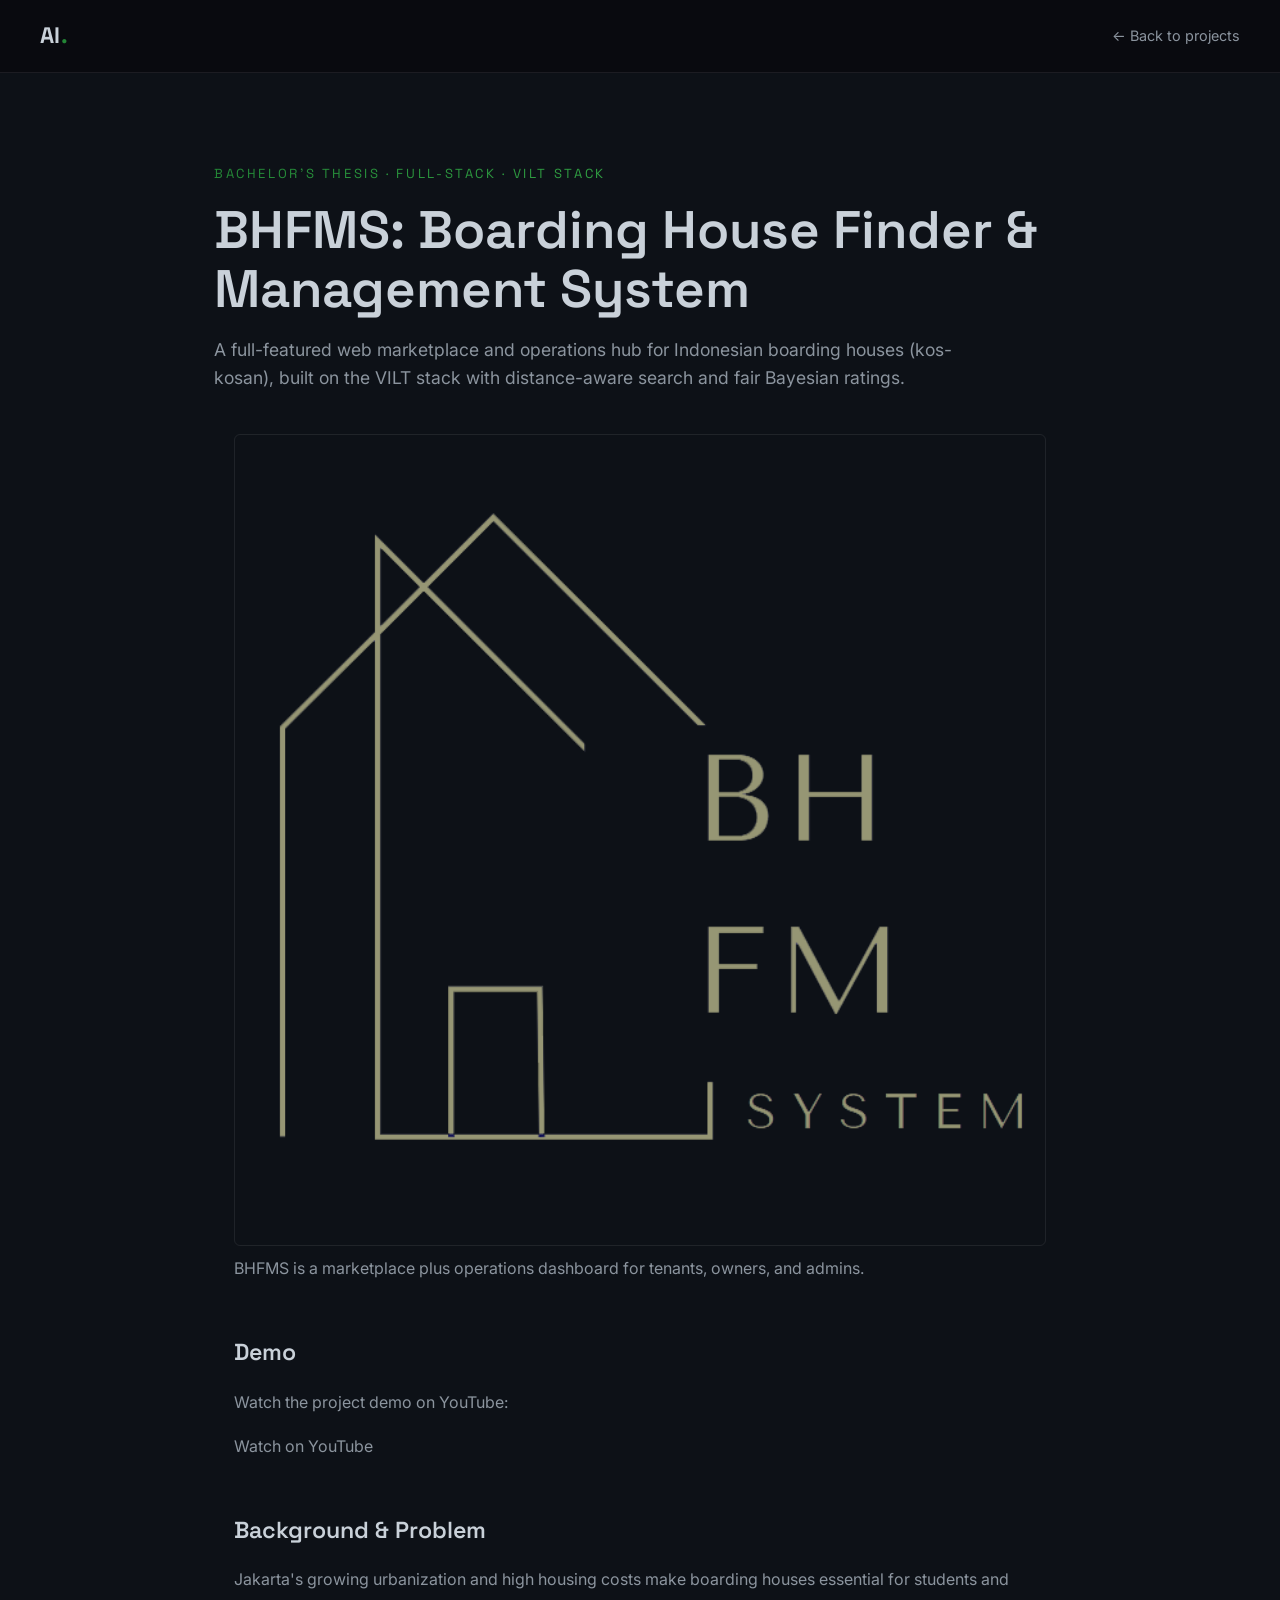
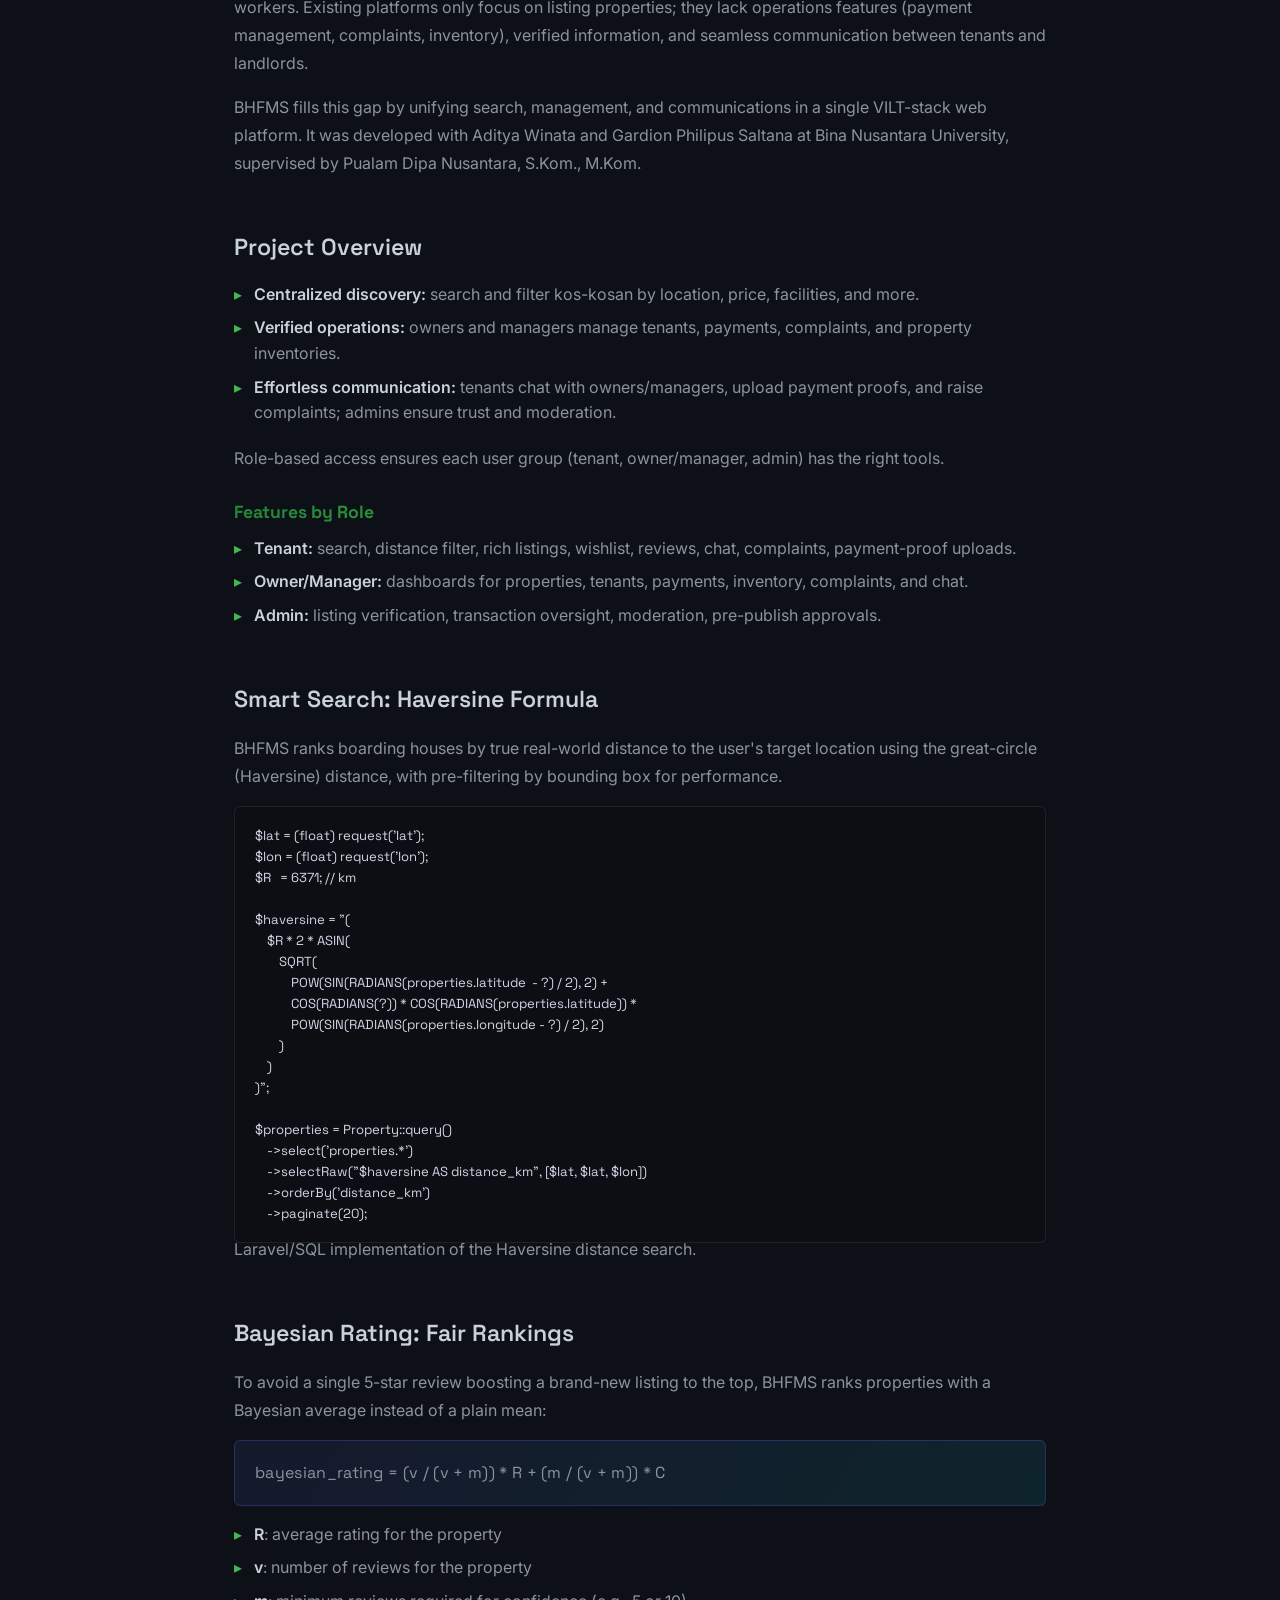
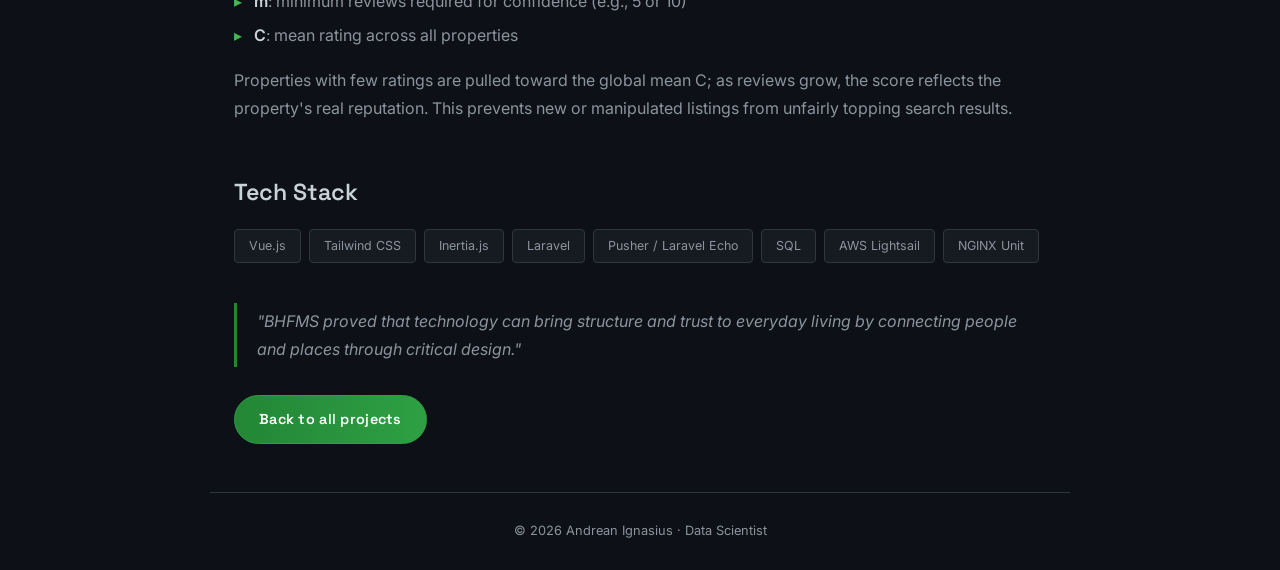
<file: projects/bhfms.html>
<!DOCTYPE html>
<html lang="en">
<head>
  <meta charset="UTF-8" />
  <meta name="viewport" content="width=device-width, initial-scale=1.0" />
  <title>BHFMS: Boarding House Finder &amp; Management System | Andrean Ignasius</title>
  <link rel="preconnect" href="https://fonts.googleapis.com" />
  <link rel="preconnect" href="https://fonts.gstatic.com" crossorigin />
  <link href="https://fonts.googleapis.com/css2?family=Space+Grotesk:wght@300;400;500;600;700&family=Inter:wght@300;400;500;600&display=swap" rel="stylesheet" />
  <link rel="stylesheet" href="../css/style.css" />
  <link rel="stylesheet" href="../css/project.css" />
</head>
<body>

  <nav class="p-nav">
    <a href="../index.html" class="p-logo">AI<span>.</span></a>
    <a href="../index.html#work" class="p-back">← Back to projects</a>
  </nav>

  <header class="p-hero">
    <p class="p-tag">Bachelor's Thesis · Full-stack · VILT Stack</p>
    <h1>BHFMS: Boarding House Finder &amp; Management System</h1>
    <p class="p-sub">A full-featured web marketplace and operations hub for Indonesian boarding houses (kos-kosan), built on the VILT stack with distance-aware search and fair Bayesian ratings.</p>
  </header>

  <main class="p-body">

    <img class="p-hero-img" src="../assets/img/bhfms.png" alt="BHFMS logo and application interface" />
    <p class="p-caption">BHFMS is a marketplace plus operations dashboard for tenants, owners, and admins.</p>

    <h2>Demo</h2>
    <p>Watch the project demo on YouTube:</p>
    <p><a class="p-btn-primary" href="https://youtu.be/u0tEqIIhDS0" target="_blank" rel="noopener">Watch on YouTube</a></p>

    <h2>Background &amp; Problem</h2>
    <p>
      Jakarta's growing urbanization and high housing costs make boarding houses essential for
      students and workers. Existing platforms only focus on listing properties; they lack
      operations features (payment management, complaints, inventory), verified information, and
      seamless communication between tenants and landlords.
    </p>
    <p>
      BHFMS fills this gap by unifying search, management, and communications in a single
      VILT-stack web platform. It was developed with Aditya Winata and Gardion Philipus Saltana
      at Bina Nusantara University, supervised by Pualam Dipa Nusantara, S.Kom., M.Kom.
    </p>

    <h2>Project Overview</h2>
    <ul>
      <li><strong>Centralized discovery:</strong> search and filter kos-kosan by location, price, facilities, and more.</li>
      <li><strong>Verified operations:</strong> owners and managers manage tenants, payments, complaints, and property inventories.</li>
      <li><strong>Effortless communication:</strong> tenants chat with owners/managers, upload payment proofs, and raise complaints; admins ensure trust and moderation.</li>
    </ul>
    <p>Role-based access ensures each user group (tenant, owner/manager, admin) has the right tools.</p>

    <h3>Features by Role</h3>
    <ul>
      <li><strong>Tenant:</strong> search, distance filter, rich listings, wishlist, reviews, chat, complaints, payment-proof uploads.</li>
      <li><strong>Owner/Manager:</strong> dashboards for properties, tenants, payments, inventory, complaints, and chat.</li>
      <li><strong>Admin:</strong> listing verification, transaction oversight, moderation, pre-publish approvals.</li>
    </ul>

    <h2>Smart Search: Haversine Formula</h2>
    <p>
      BHFMS ranks boarding houses by true real-world distance to the user's target location using
      the great-circle (Haversine) distance, with pre-filtering by bounding box for performance.
    </p>
    <pre class="p-code">
$lat = (float) request('lat');
$lon = (float) request('lon');
$R   = 6371; // km

$haversine = "(
    $R * 2 * ASIN(
        SQRT(
            POW(SIN(RADIANS(properties.latitude  - ?) / 2), 2) +
            COS(RADIANS(?)) * COS(RADIANS(properties.latitude)) *
            POW(SIN(RADIANS(properties.longitude - ?) / 2), 2)
        )
    )
)";

$properties = Property::query()
    ->select('properties.*')
    ->selectRaw("$haversine AS distance_km", [$lat, $lat, $lon])
    ->orderBy('distance_km')
    ->paginate(20);</pre>
    <p class="p-caption">Laravel/SQL implementation of the Haversine distance search.</p>

    <h2>Bayesian Rating: Fair Rankings</h2>
    <p>
      To avoid a single 5-star review boosting a brand-new listing to the top, BHFMS ranks
      properties with a Bayesian average instead of a plain mean:
    </p>
    <p class="p-formula">bayesian_rating = (v / (v + m)) * R + (m / (v + m)) * C</p>
    <ul>
      <li><strong>R</strong>: average rating for the property</li>
      <li><strong>v</strong>: number of reviews for the property</li>
      <li><strong>m</strong>: minimum reviews required for confidence (e.g., 5 or 10)</li>
      <li><strong>C</strong>: mean rating across all properties</li>
    </ul>
    <p>
      Properties with few ratings are pulled toward the global mean C; as reviews grow, the score
      reflects the property's real reputation. This prevents new or manipulated listings from
      unfairly topping search results.
    </p>

    <h2>Tech Stack</h2>
    <div class="p-stack">
      <span>Vue.js</span><span>Tailwind CSS</span><span>Inertia.js</span><span>Laravel</span><span>Pusher / Laravel Echo</span><span>SQL</span><span>AWS Lightsail</span><span>NGINX Unit</span>
    </div>

    <p class="p-quote">
      "BHFMS proved that technology can bring structure and trust to everyday living by connecting
      people and places through critical design."
    </p>

    <div class="p-links">
      <a href="../index.html#work" class="p-btn-primary">Back to all projects</a>
    </div>
  </main>

  <footer class="p-footer">© 2026 Andrean Ignasius · Data Scientist</footer>
</body>
</html>
</file>
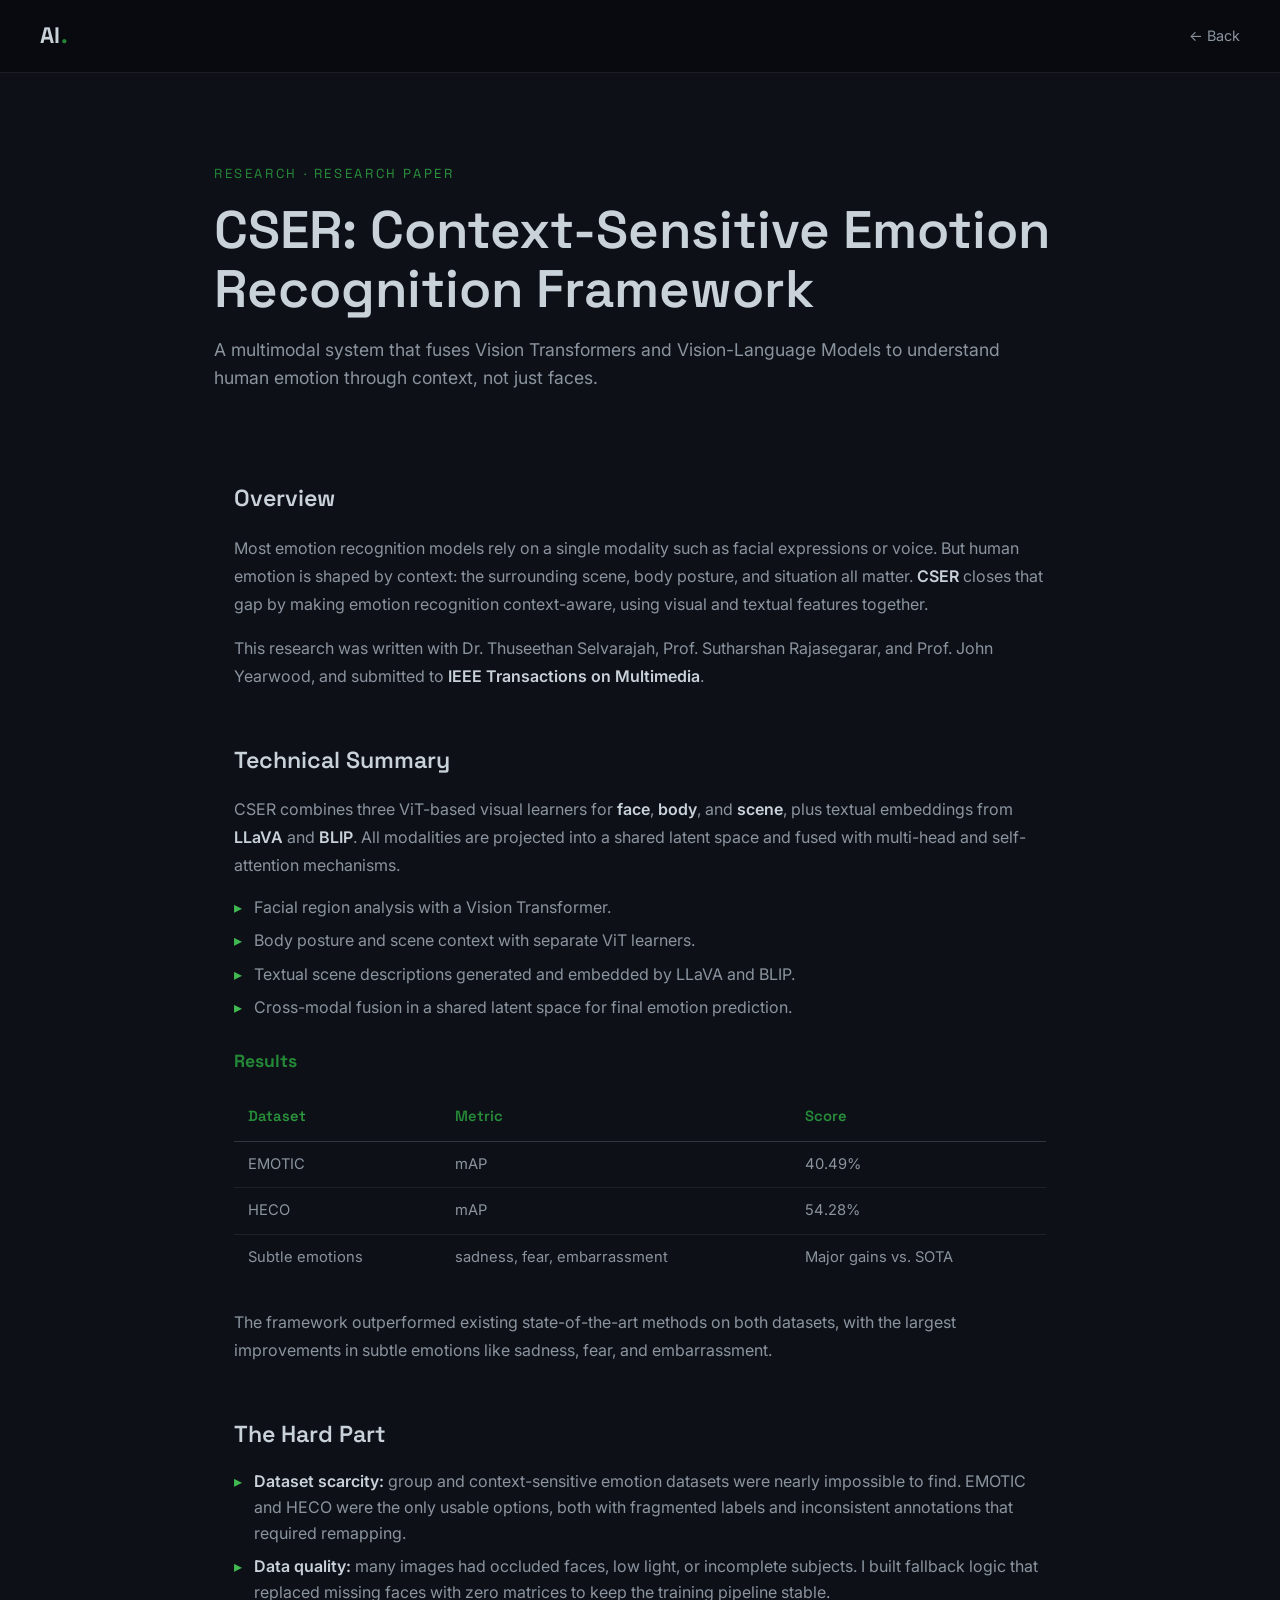
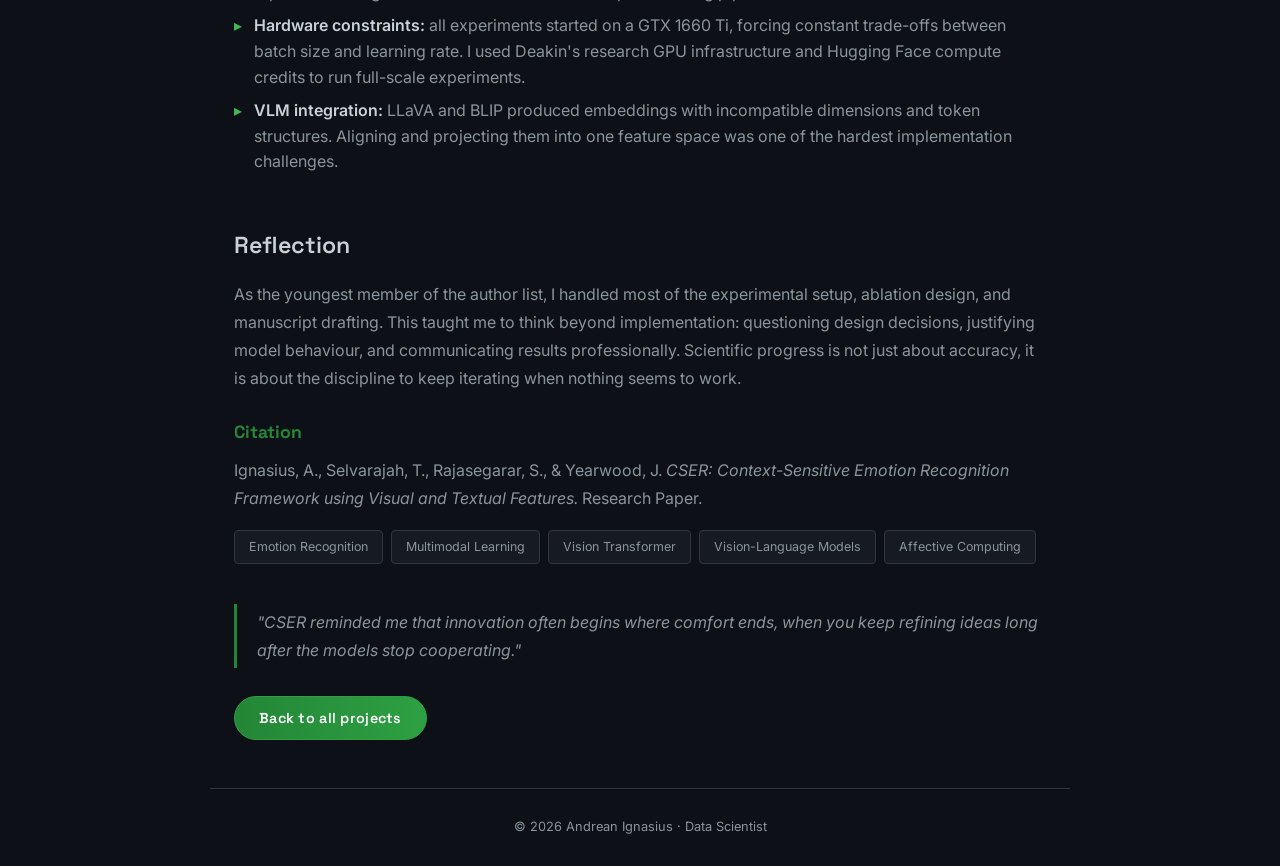
<file: projects/cser-emotion-recognition.html>
<!DOCTYPE html>
<html lang="en">
<head>
  <meta charset="UTF-8" />
  <meta name="viewport" content="width=device-width, initial-scale=1.0" />
  <title>CSER: Context-Sensitive Emotion Recognition | Andrean Ignasius</title>
  <link rel="preconnect" href="https://fonts.googleapis.com" />
  <link rel="preconnect" href="https://fonts.gstatic.com" crossorigin />
  <link href="https://fonts.googleapis.com/css2?family=Space+Grotesk:wght@300;400;500;600;700&family=Inter:wght@300;400;500;600&display=swap" rel="stylesheet" />
  <link rel="stylesheet" href="../css/style.css" />
  <link rel="stylesheet" href="../css/project.css" />
</head>
<body>

  <nav class="p-nav">
    <a href="../index.html" class="p-logo">AI<span>.</span></a>
    <button class="p-back" onclick="if(window.parent && window.parent !== window){window.parent.postMessage('close-project','*');} else {window.location.href='../index.html#work';}" type="button">← Back</button>
  </nav>

  <header class="p-hero">
    <p class="p-tag">Research · Research Paper</p>
    <h1>CSER: Context-Sensitive Emotion Recognition Framework</h1>
    <p class="p-sub">A multimodal system that fuses Vision Transformers and Vision-Language Models to understand human emotion through context, not just faces.</p>
  </header>

  <main class="p-body">

    <h2>Overview</h2>
    <p>
      Most emotion recognition models rely on a single modality such as facial expressions or
      voice. But human emotion is shaped by context: the surrounding scene, body posture, and
      situation all matter. <strong>CSER</strong> closes that gap by making emotion recognition
      context-aware, using visual and textual features together.
    </p>
    <p>
      This research was written with Dr. Thuseethan Selvarajah, Prof. Sutharshan Rajasegarar,
      and Prof. John Yearwood, and submitted to <strong>IEEE Transactions on Multimedia</strong>.
    </p>

    <h2>Technical Summary</h2>
    <p>CSER combines three ViT-based visual learners for <strong>face</strong>, <strong>body</strong>, and <strong>scene</strong>, plus textual embeddings from <strong>LLaVA</strong> and <strong>BLIP</strong>. All modalities are projected into a shared latent space and fused with multi-head and self-attention mechanisms.</p>
    <ul>
      <li>Facial region analysis with a Vision Transformer.</li>
      <li>Body posture and scene context with separate ViT learners.</li>
      <li>Textual scene descriptions generated and embedded by LLaVA and BLIP.</li>
      <li>Cross-modal fusion in a shared latent space for final emotion prediction.</li>
    </ul>

    <h3>Results</h3>
    <table class="p-table">
      <thead>
        <tr><th>Dataset</th><th>Metric</th><th>Score</th></tr>
      </thead>
      <tbody>
        <tr><td>EMOTIC</td><td>mAP</td><td>40.49%</td></tr>
        <tr><td>HECO</td><td>mAP</td><td>54.28%</td></tr>
        <tr><td>Subtle emotions</td><td>sadness, fear, embarrassment</td><td>Major gains vs. SOTA</td></tr>
      </tbody>
    </table>
    <p>The framework outperformed existing state-of-the-art methods on both datasets, with the largest improvements in subtle emotions like sadness, fear, and embarrassment.</p>

    <h2>The Hard Part</h2>
    <ul>
      <li><strong>Dataset scarcity:</strong> group and context-sensitive emotion datasets were nearly impossible to find. EMOTIC and HECO were the only usable options, both with fragmented labels and inconsistent annotations that required remapping.</li>
      <li><strong>Data quality:</strong> many images had occluded faces, low light, or incomplete subjects. I built fallback logic that replaced missing faces with zero matrices to keep the training pipeline stable.</li>
      <li><strong>Hardware constraints:</strong> all experiments started on a GTX 1660 Ti, forcing constant trade-offs between batch size and learning rate. I used Deakin's research GPU infrastructure and Hugging Face compute credits to run full-scale experiments.</li>
      <li><strong>VLM integration:</strong> LLaVA and BLIP produced embeddings with incompatible dimensions and token structures. Aligning and projecting them into one feature space was one of the hardest implementation challenges.</li>
    </ul>

    <h2>Reflection</h2>
    <p>
      As the youngest member of the author list, I handled most of the experimental setup,
      ablation design, and manuscript drafting. This taught me to think beyond implementation:
      questioning design decisions, justifying model behaviour, and communicating results
      professionally. Scientific progress is not just about accuracy, it is about the discipline
      to keep iterating when nothing seems to work.
    </p>

    <h3>Citation</h3>
    <p>
      Ignasius, A., Selvarajah, T., Rajasegarar, S., &amp; Yearwood, J.
      <em>CSER: Context-Sensitive Emotion Recognition Framework using Visual and Textual Features.</em>
      Research Paper.
    </p>

    <div class="p-stack">
      <span>Emotion Recognition</span><span>Multimodal Learning</span><span>Vision Transformer</span><span>Vision-Language Models</span><span>Affective Computing</span>
    </div>

    <p class="p-quote">
      "CSER reminded me that innovation often begins where comfort ends, when you keep refining
      ideas long after the models stop cooperating."
    </p>

    <div class="p-links">
      <button class="p-btn-primary" onclick="if(window.parent && window.parent !== window){window.parent.postMessage('close-project','*');} else {window.location.href='../index.html#work';}" type="button">Back to all projects</button>
    </div>
  </main>

  <footer class="p-footer">© 2026 Andrean Ignasius · Data Scientist</footer>
</body>
</html>
</file>
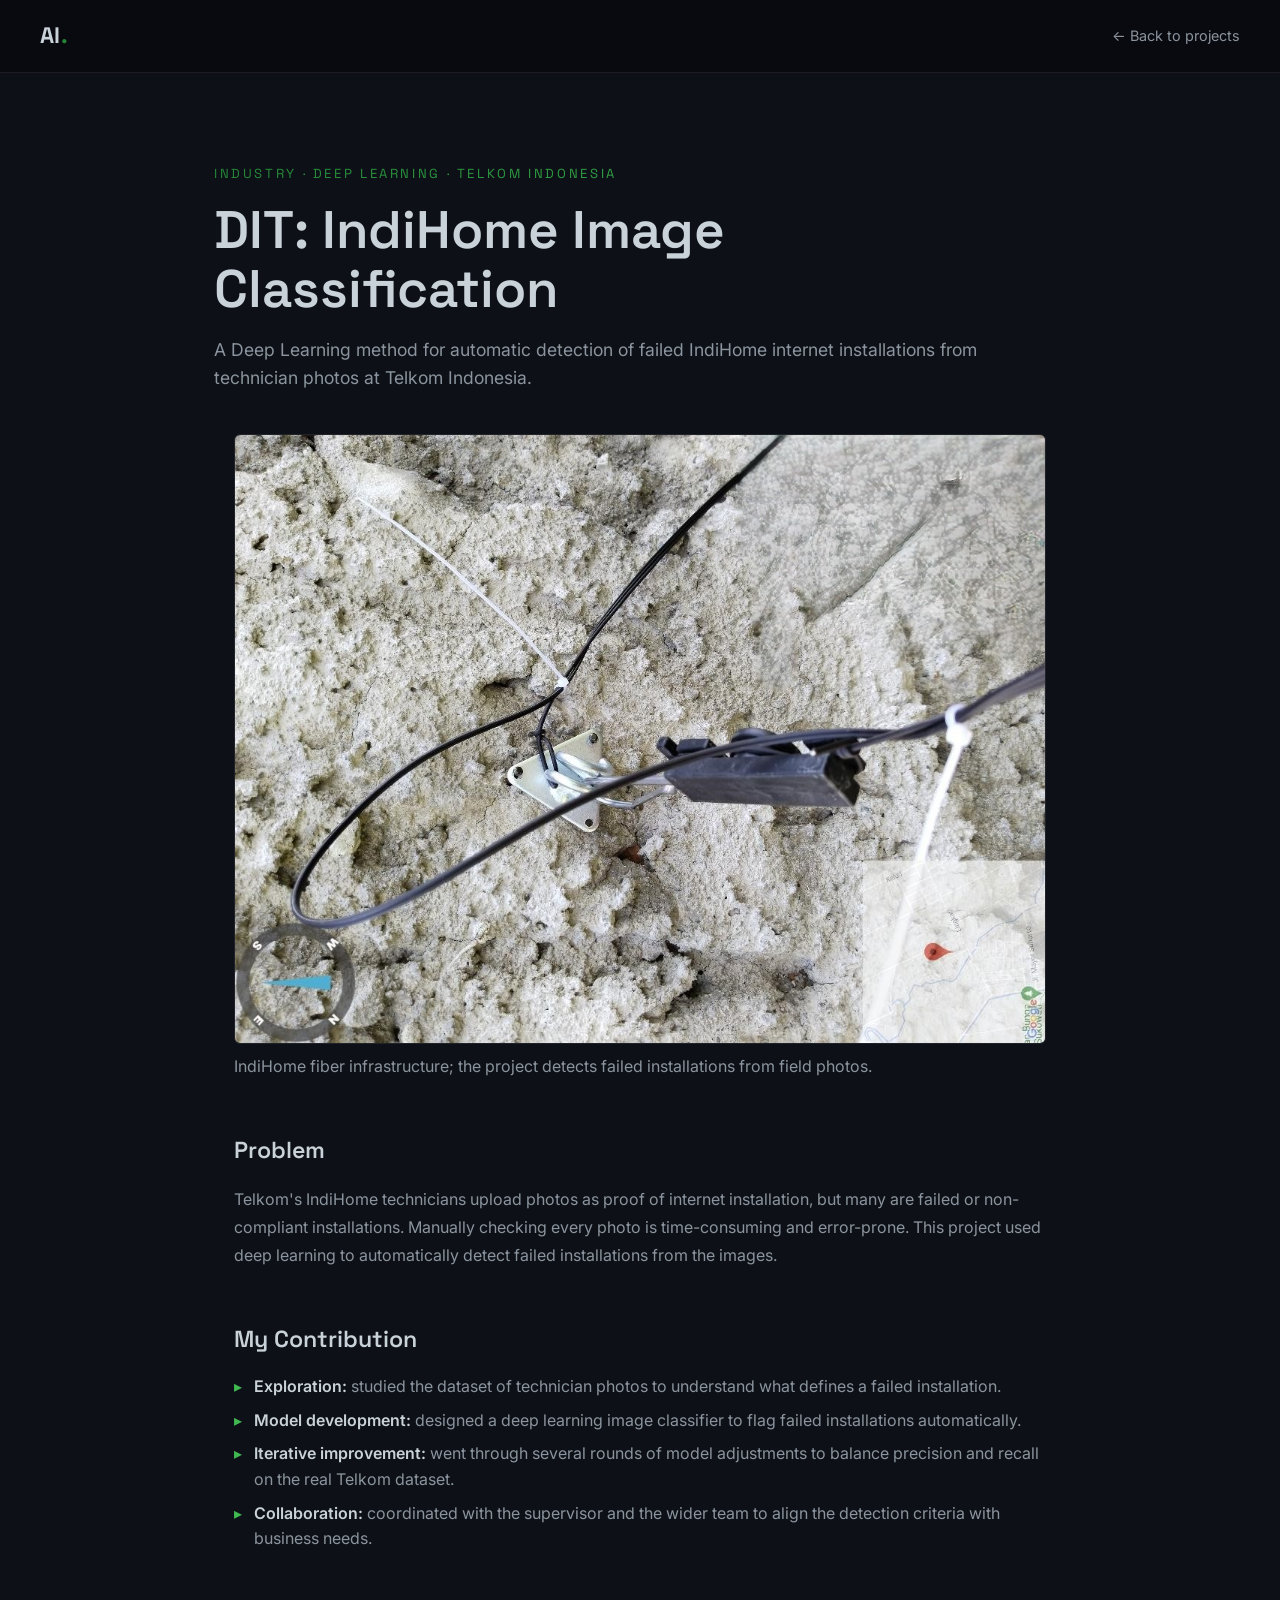
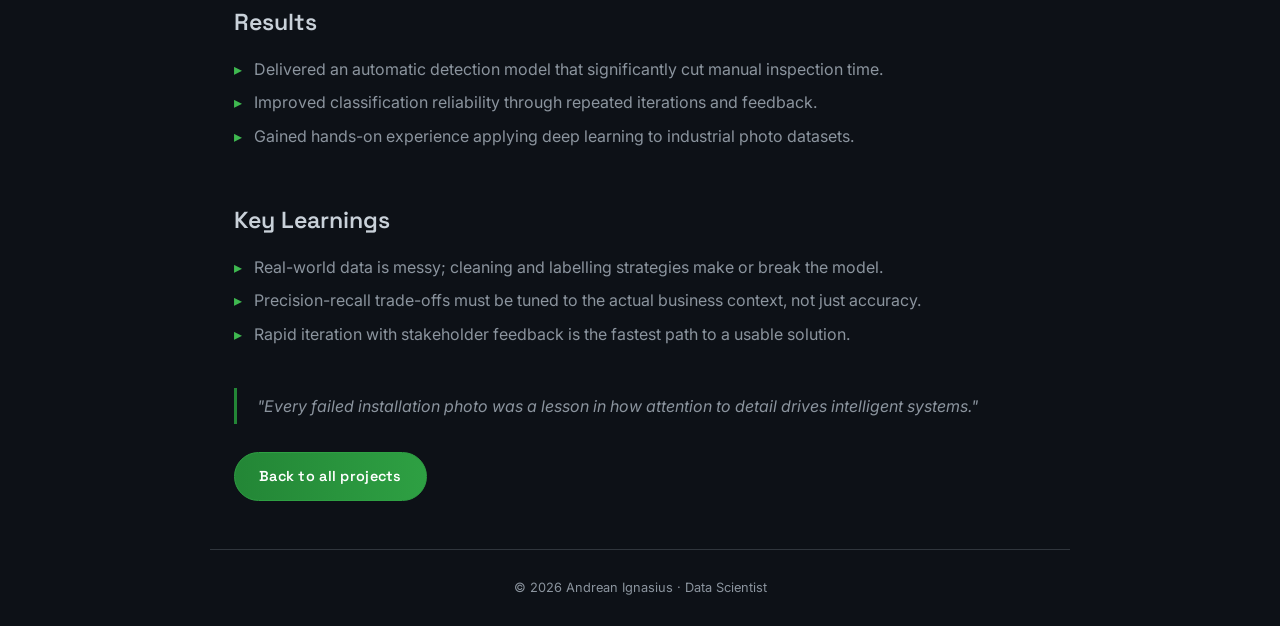
<file: projects/dit-image-classification.html>
<!DOCTYPE html>
<html lang="en">
<head>
  <meta charset="UTF-8" />
  <meta name="viewport" content="width=device-width, initial-scale=1.0" />
  <title>DIT: IndiHome Image Classification | Andrean Ignasius</title>
  <link rel="preconnect" href="https://fonts.googleapis.com" />
  <link rel="preconnect" href="https://fonts.gstatic.com" crossorigin />
  <link href="https://fonts.googleapis.com/css2?family=Space+Grotesk:wght@300;400;500;600;700&family=Inter:wght@300;400;500;600&display=swap" rel="stylesheet" />
  <link rel="stylesheet" href="../css/style.css" />
  <link rel="stylesheet" href="../css/project.css" />
</head>
<body>

  <nav class="p-nav">
    <a href="../index.html" class="p-logo">AI<span>.</span></a>
    <a href="../index.html#work" class="p-back">← Back to projects</a>
  </nav>

  <header class="p-hero">
    <p class="p-tag">Industry · Deep Learning · Telkom Indonesia</p>
    <h1>DIT: IndiHome Image Classification</h1>
    <p class="p-sub">A Deep Learning method for automatic detection of failed IndiHome internet installations from technician photos at Telkom Indonesia.</p>
  </header>

  <main class="p-body">

    <img class="p-hero-img" src="../assets/img/dit.jpg" alt="IndiHome fiber installation infrastructure example" />
    <p class="p-caption">IndiHome fiber infrastructure; the project detects failed installations from field photos.</p>

    <h2>Problem</h2>
    <p>
      Telkom's IndiHome technicians upload photos as proof of internet installation, but many are
      failed or non-compliant installations. Manually checking every photo is time-consuming and
      error-prone. This project used deep learning to automatically detect failed installations
      from the images.
    </p>

    <h2>My Contribution</h2>
    <ul>
      <li><strong>Exploration:</strong> studied the dataset of technician photos to understand what defines a failed installation.</li>
      <li><strong>Model development:</strong> designed a deep learning image classifier to flag failed installations automatically.</li>
      <li><strong>Iterative improvement:</strong> went through several rounds of model adjustments to balance precision and recall on the real Telkom dataset.</li>
      <li><strong>Collaboration:</strong> coordinated with the supervisor and the wider team to align the detection criteria with business needs.</li>
    </ul>

    <h2>Results</h2>
    <ul>
      <li>Delivered an automatic detection model that significantly cut manual inspection time.</li>
      <li>Improved classification reliability through repeated iterations and feedback.</li>
      <li>Gained hands-on experience applying deep learning to industrial photo datasets.</li>
    </ul>

    <h2>Key Learnings</h2>
    <ul>
      <li>Real-world data is messy; cleaning and labelling strategies make or break the model.</li>
      <li>Precision-recall trade-offs must be tuned to the actual business context, not just accuracy.</li>
      <li>Rapid iteration with stakeholder feedback is the fastest path to a usable solution.</li>
    </ul>

    <p class="p-quote">
      "Every failed installation photo was a lesson in how attention to detail drives intelligent systems."
    </p>

    <div class="p-links">
      <a href="../index.html#work" class="p-btn-primary">Back to all projects</a>
    </div>
  </main>

  <footer class="p-footer">© 2026 Andrean Ignasius · Data Scientist</footer>
</body>
</html>
</file>
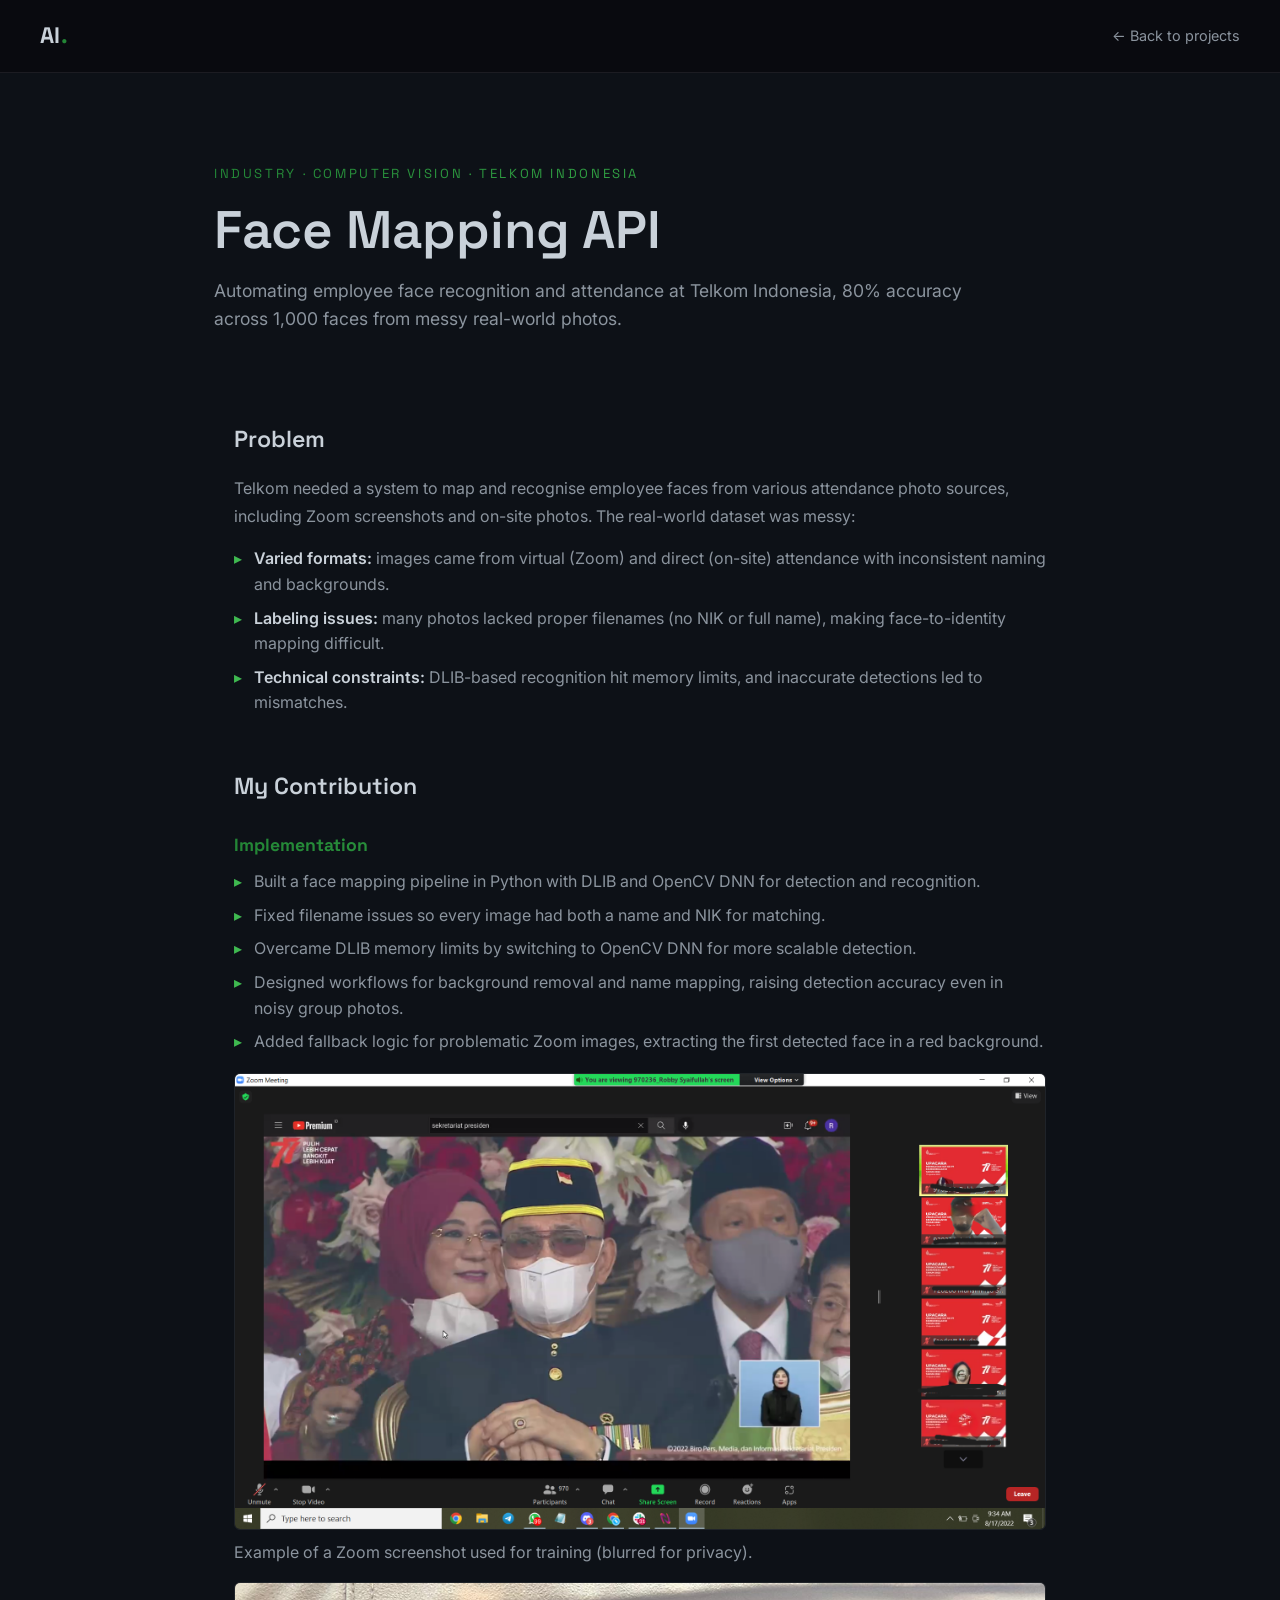
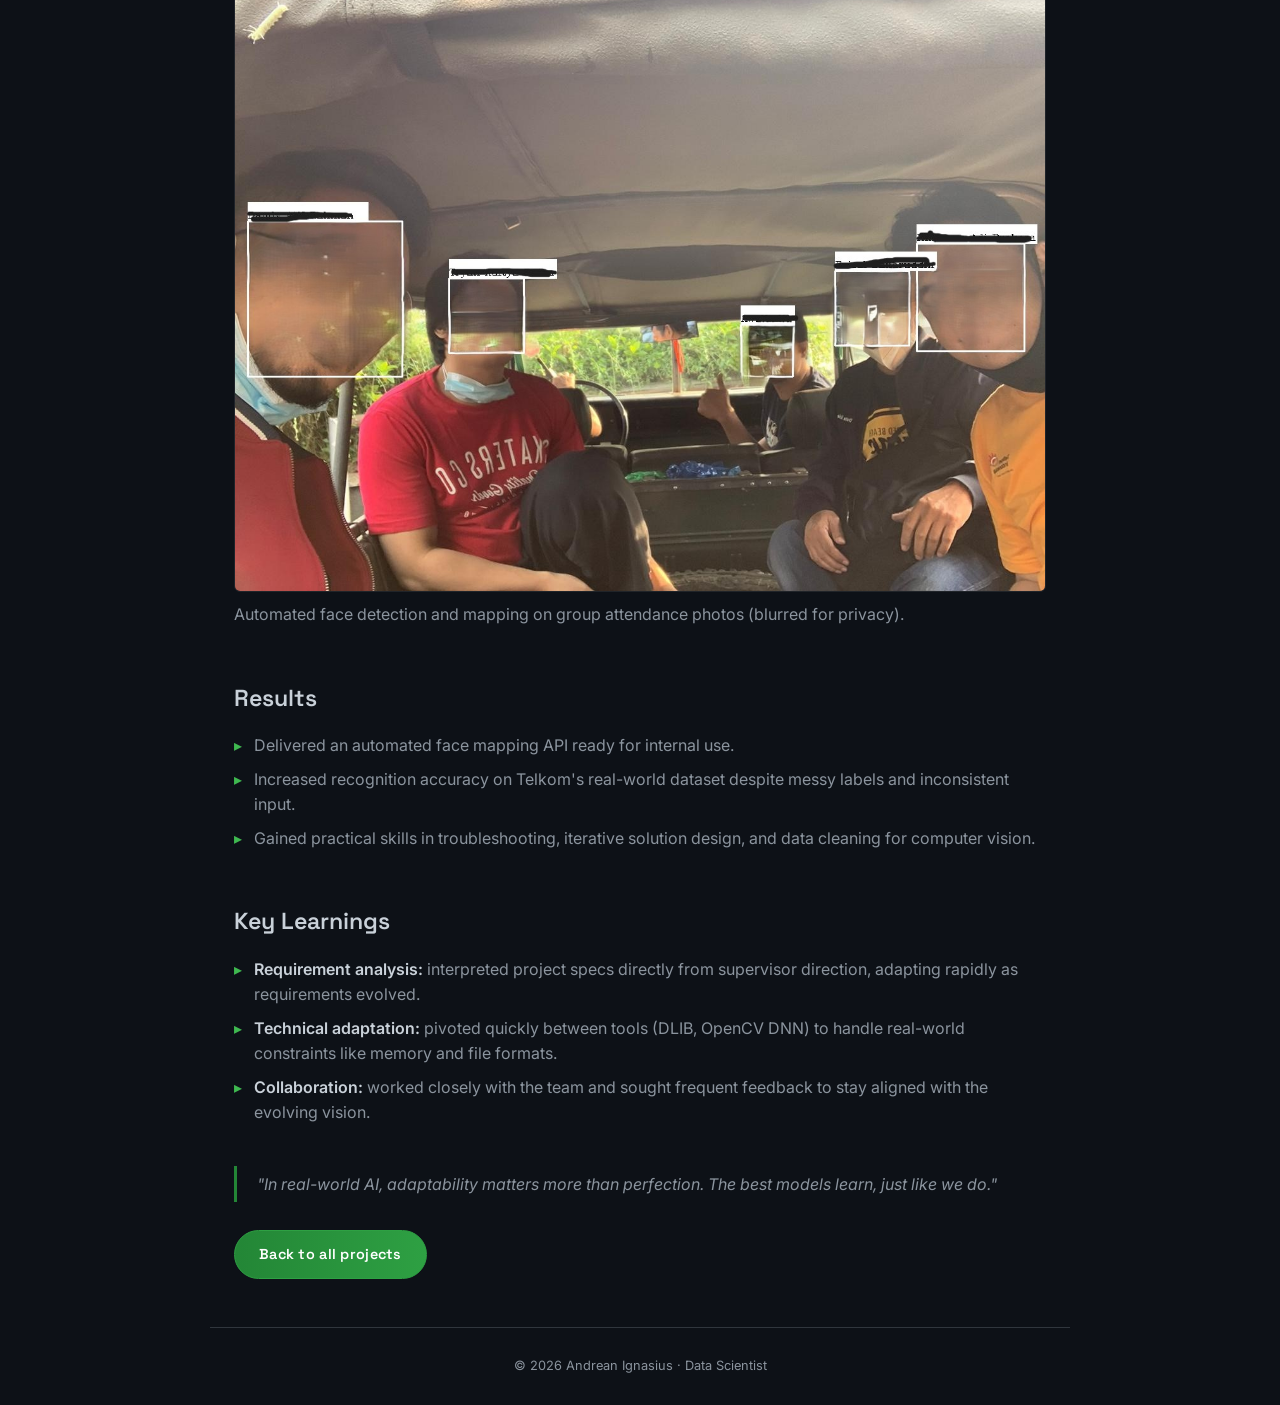
<file: projects/face-mapping.html>
<!DOCTYPE html>
<html lang="en">
<head>
  <meta charset="UTF-8" />
  <meta name="viewport" content="width=device-width, initial-scale=1.0" />
  <title>Face Mapping API | Andrean Ignasius</title>
  <link rel="preconnect" href="https://fonts.googleapis.com" />
  <link rel="preconnect" href="https://fonts.gstatic.com" crossorigin />
  <link href="https://fonts.googleapis.com/css2?family=Space+Grotesk:wght@300;400;500;600;700&family=Inter:wght@300;400;500;600&display=swap" rel="stylesheet" />
  <link rel="stylesheet" href="../css/style.css" />
  <link rel="stylesheet" href="../css/project.css" />
</head>
<body>

  <nav class="p-nav">
    <a href="../index.html" class="p-logo">AI<span>.</span></a>
    <a href="../index.html#work" class="p-back">← Back to projects</a>
  </nav>

  <header class="p-hero">
    <p class="p-tag">Industry · Computer Vision · Telkom Indonesia</p>
    <h1>Face Mapping API</h1>
    <p class="p-sub">Automating employee face recognition and attendance at Telkom Indonesia, 80% accuracy across 1,000 faces from messy real-world photos.</p>
  </header>

  <main class="p-body">

    <h2>Problem</h2>
    <p>
      Telkom needed a system to map and recognise employee faces from various attendance photo
      sources, including Zoom screenshots and on-site photos. The real-world dataset was messy:
    </p>
    <ul>
      <li><strong>Varied formats:</strong> images came from virtual (Zoom) and direct (on-site) attendance with inconsistent naming and backgrounds.</li>
      <li><strong>Labeling issues:</strong> many photos lacked proper filenames (no NIK or full name), making face-to-identity mapping difficult.</li>
      <li><strong>Technical constraints:</strong> DLIB-based recognition hit memory limits, and inaccurate detections led to mismatches.</li>
    </ul>

    <h2>My Contribution</h2>
    <h3>Implementation</h3>
    <ul>
      <li>Built a face mapping pipeline in Python with DLIB and OpenCV DNN for detection and recognition.</li>
      <li>Fixed filename issues so every image had both a name and NIK for matching.</li>
      <li>Overcame DLIB memory limits by switching to OpenCV DNN for more scalable detection.</li>
      <li>Designed workflows for background removal and name mapping, raising detection accuracy even in noisy group photos.</li>
      <li>Added fallback logic for problematic Zoom images, extracting the first detected face in a red background.</li>
    </ul>

    <img class="p-hero-img" src="../assets/img/face-train.png" alt="Zoom screenshot used for training, blurred for privacy" />
    <p class="p-caption">Example of a Zoom screenshot used for training (blurred for privacy).</p>

    <img class="p-hero-img" src="../assets/img/face.jpg" alt="Automated face detection and mapping on group attendance photos, blurred for privacy" />
    <p class="p-caption">Automated face detection and mapping on group attendance photos (blurred for privacy).</p>

    <h2>Results</h2>
    <ul>
      <li>Delivered an automated face mapping API ready for internal use.</li>
      <li>Increased recognition accuracy on Telkom's real-world dataset despite messy labels and inconsistent input.</li>
      <li>Gained practical skills in troubleshooting, iterative solution design, and data cleaning for computer vision.</li>
    </ul>

    <h2>Key Learnings</h2>
    <ul>
      <li><strong>Requirement analysis:</strong> interpreted project specs directly from supervisor direction, adapting rapidly as requirements evolved.</li>
      <li><strong>Technical adaptation:</strong> pivoted quickly between tools (DLIB, OpenCV DNN) to handle real-world constraints like memory and file formats.</li>
      <li><strong>Collaboration:</strong> worked closely with the team and sought frequent feedback to stay aligned with the evolving vision.</li>
    </ul>

    <p class="p-quote">
      "In real-world AI, adaptability matters more than perfection. The best models learn, just like we do."
    </p>

    <div class="p-links">
      <a href="../index.html#work" class="p-btn-primary">Back to all projects</a>
    </div>
  </main>

  <footer class="p-footer">© 2026 Andrean Ignasius · Data Scientist</footer>
</body>
</html>
</file>
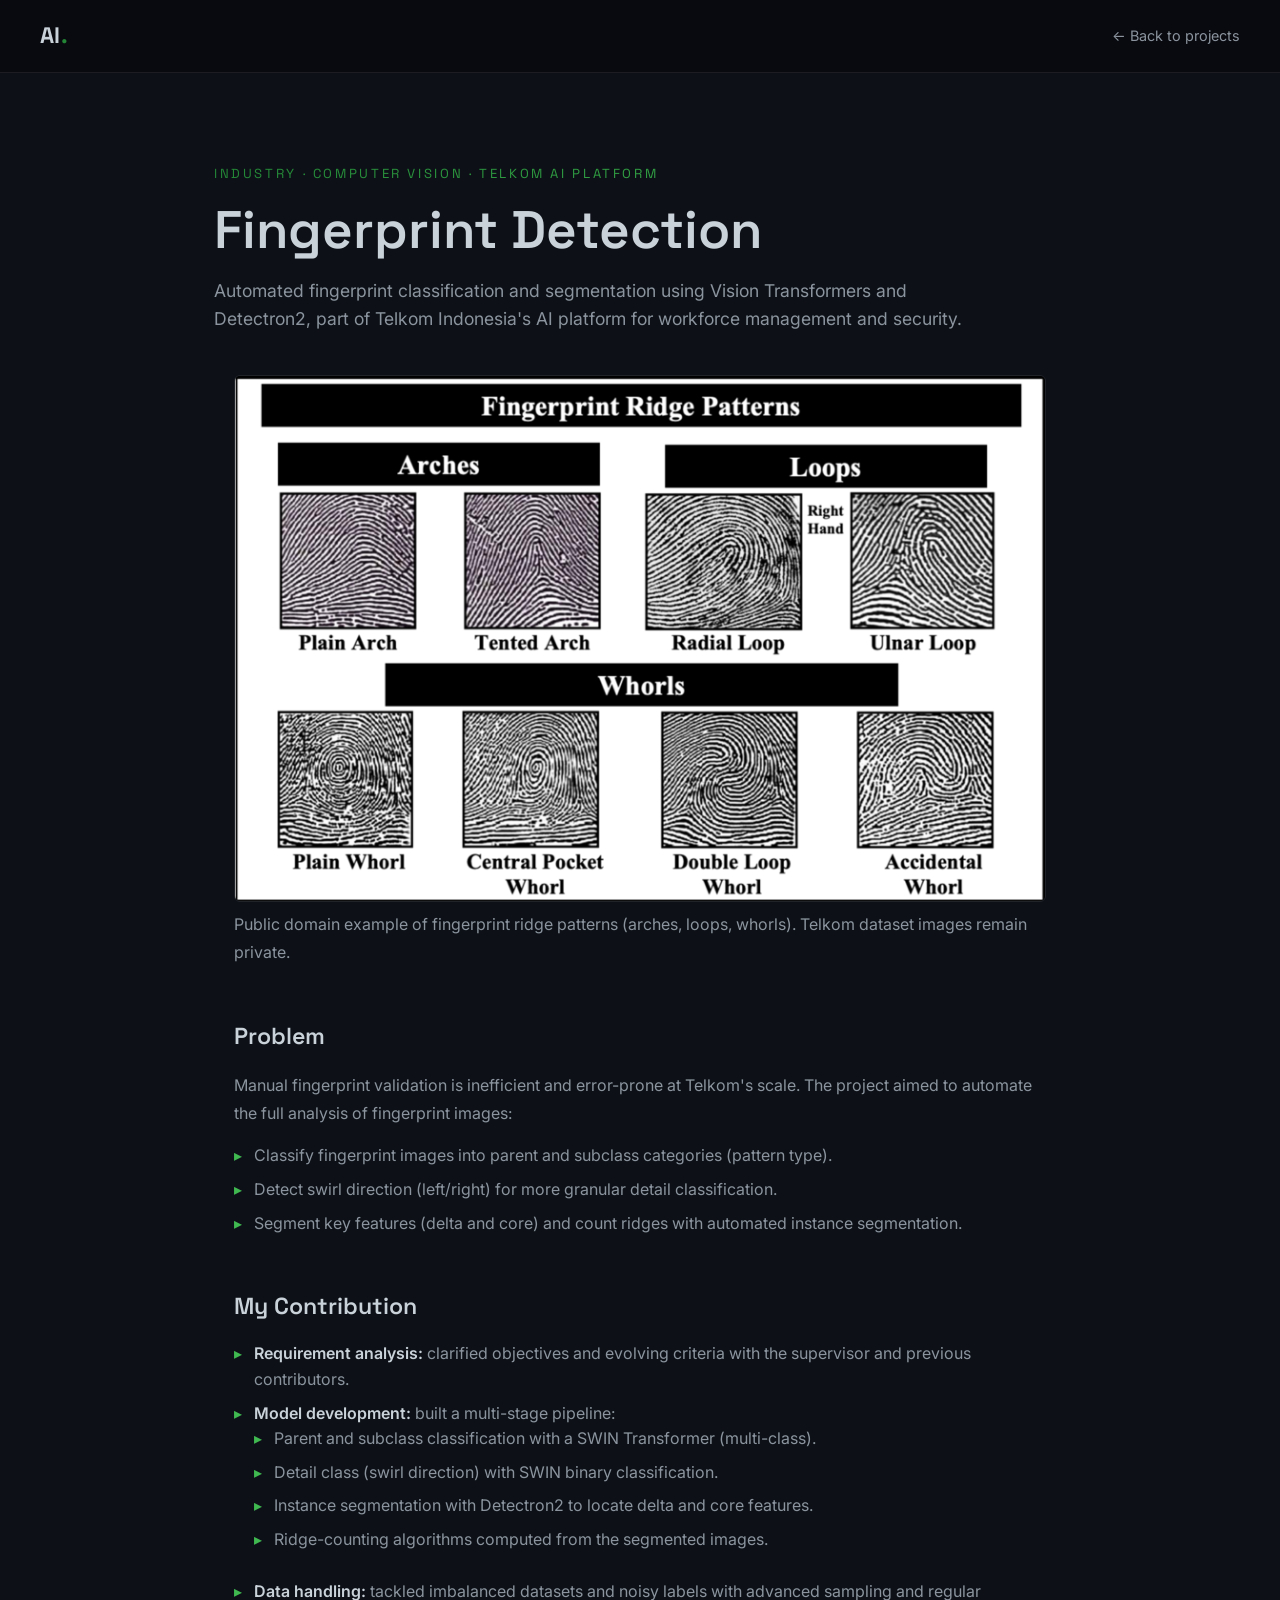
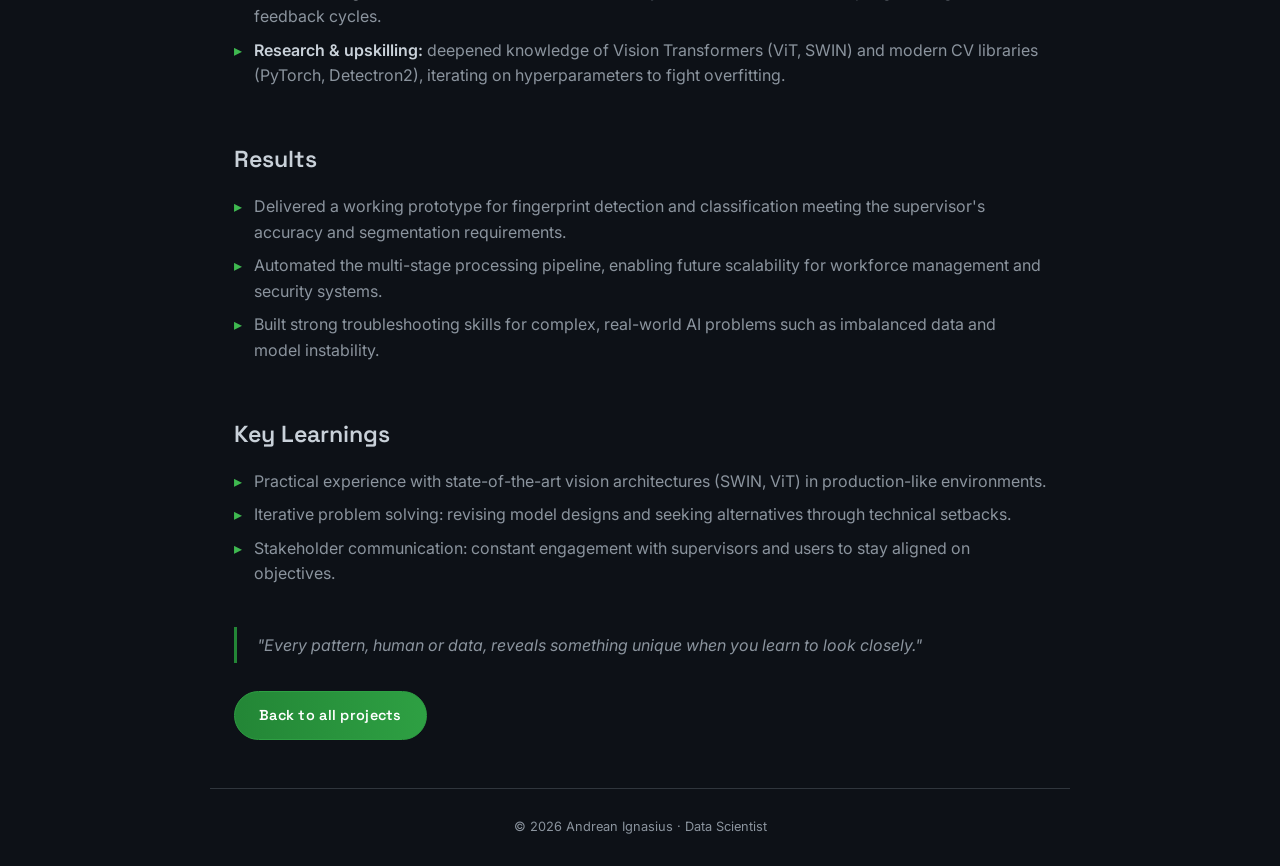
<file: projects/fingerprint-detection.html>
<!DOCTYPE html>
<html lang="en">
<head>
  <meta charset="UTF-8" />
  <meta name="viewport" content="width=device-width, initial-scale=1.0" />
  <title>Fingerprint Detection | Andrean Ignasius</title>
  <link rel="preconnect" href="https://fonts.googleapis.com" />
  <link rel="preconnect" href="https://fonts.gstatic.com" crossorigin />
  <link href="https://fonts.googleapis.com/css2?family=Space+Grotesk:wght@300;400;500;600;700&family=Inter:wght@300;400;500;600&display=swap" rel="stylesheet" />
  <link rel="stylesheet" href="../css/style.css" />
  <link rel="stylesheet" href="../css/project.css" />
</head>
<body>

  <nav class="p-nav">
    <a href="../index.html" class="p-logo">AI<span>.</span></a>
    <a href="../index.html#work" class="p-back">← Back to projects</a>
  </nav>

  <header class="p-hero">
    <p class="p-tag">Industry · Computer Vision · Telkom AI Platform</p>
    <h1>Fingerprint Detection</h1>
    <p class="p-sub">Automated fingerprint classification and segmentation using Vision Transformers and Detectron2, part of Telkom Indonesia's AI platform for workforce management and security.</p>
  </header>

  <main class="p-body">

    <img class="p-hero-img" src="../assets/img/fingerprint.png" alt="Public domain example of fingerprint ridge patterns" />
    <p class="p-caption">Public domain example of fingerprint ridge patterns (arches, loops, whorls). Telkom dataset images remain private.</p>

    <h2>Problem</h2>
    <p>
      Manual fingerprint validation is inefficient and error-prone at Telkom's scale. The project
      aimed to automate the full analysis of fingerprint images:
    </p>
    <ul>
      <li>Classify fingerprint images into parent and subclass categories (pattern type).</li>
      <li>Detect swirl direction (left/right) for more granular detail classification.</li>
      <li>Segment key features (delta and core) and count ridges with automated instance segmentation.</li>
    </ul>

    <h2>My Contribution</h2>
    <ul>
      <li><strong>Requirement analysis:</strong> clarified objectives and evolving criteria with the supervisor and previous contributors.</li>
      <li><strong>Model development:</strong> built a multi-stage pipeline:
        <ul>
          <li>Parent and subclass classification with a SWIN Transformer (multi-class).</li>
          <li>Detail class (swirl direction) with SWIN binary classification.</li>
          <li>Instance segmentation with Detectron2 to locate delta and core features.</li>
          <li>Ridge-counting algorithms computed from the segmented images.</li>
        </ul>
      </li>
      <li><strong>Data handling:</strong> tackled imbalanced datasets and noisy labels with advanced sampling and regular feedback cycles.</li>
      <li><strong>Research &amp; upskilling:</strong> deepened knowledge of Vision Transformers (ViT, SWIN) and modern CV libraries (PyTorch, Detectron2), iterating on hyperparameters to fight overfitting.</li>
    </ul>

    <h2>Results</h2>
    <ul>
      <li>Delivered a working prototype for fingerprint detection and classification meeting the supervisor's accuracy and segmentation requirements.</li>
      <li>Automated the multi-stage processing pipeline, enabling future scalability for workforce management and security systems.</li>
      <li>Built strong troubleshooting skills for complex, real-world AI problems such as imbalanced data and model instability.</li>
    </ul>

    <h2>Key Learnings</h2>
    <ul>
      <li>Practical experience with state-of-the-art vision architectures (SWIN, ViT) in production-like environments.</li>
      <li>Iterative problem solving: revising model designs and seeking alternatives through technical setbacks.</li>
      <li>Stakeholder communication: constant engagement with supervisors and users to stay aligned on objectives.</li>
    </ul>

    <p class="p-quote">
      "Every pattern, human or data, reveals something unique when you learn to look closely."
    </p>

    <div class="p-links">
      <a href="../index.html#work" class="p-btn-primary">Back to all projects</a>
    </div>
  </main>

  <footer class="p-footer">© 2026 Andrean Ignasius · Data Scientist</footer>
</body>
</html>
</file>
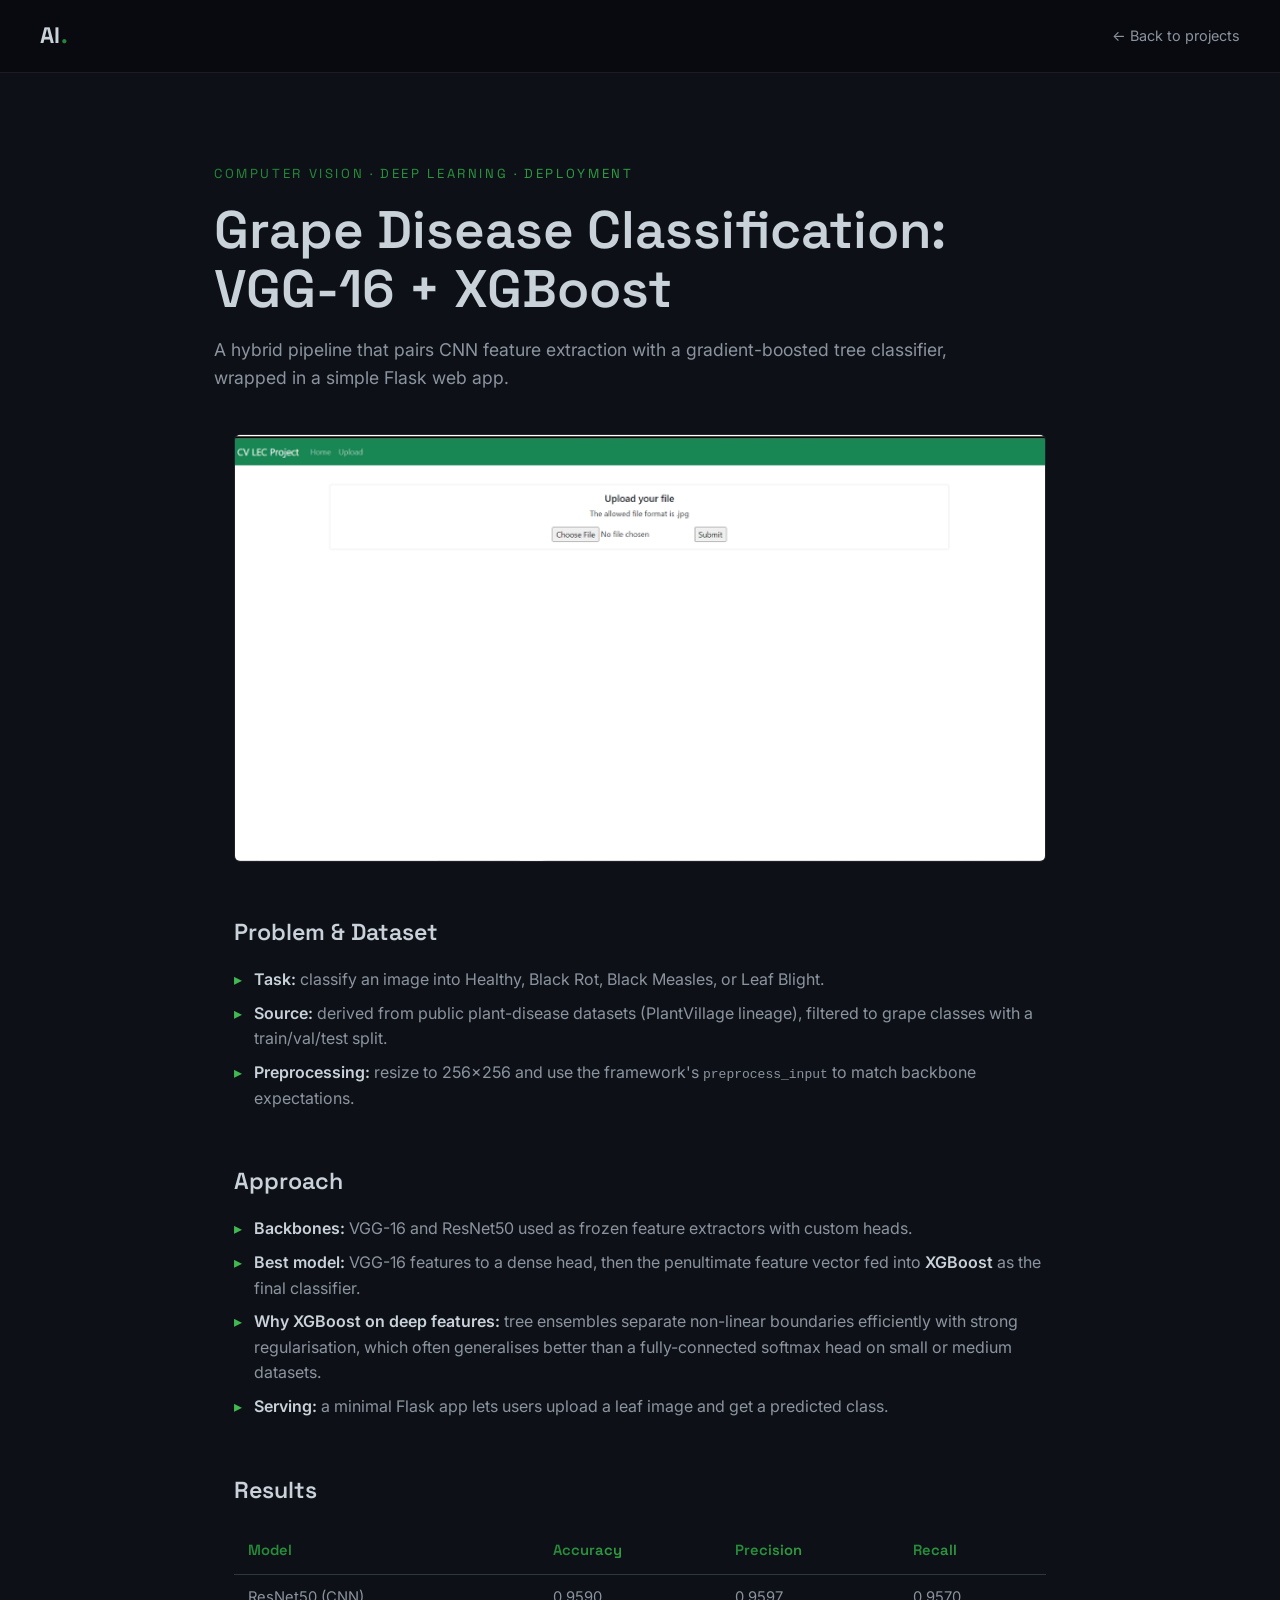
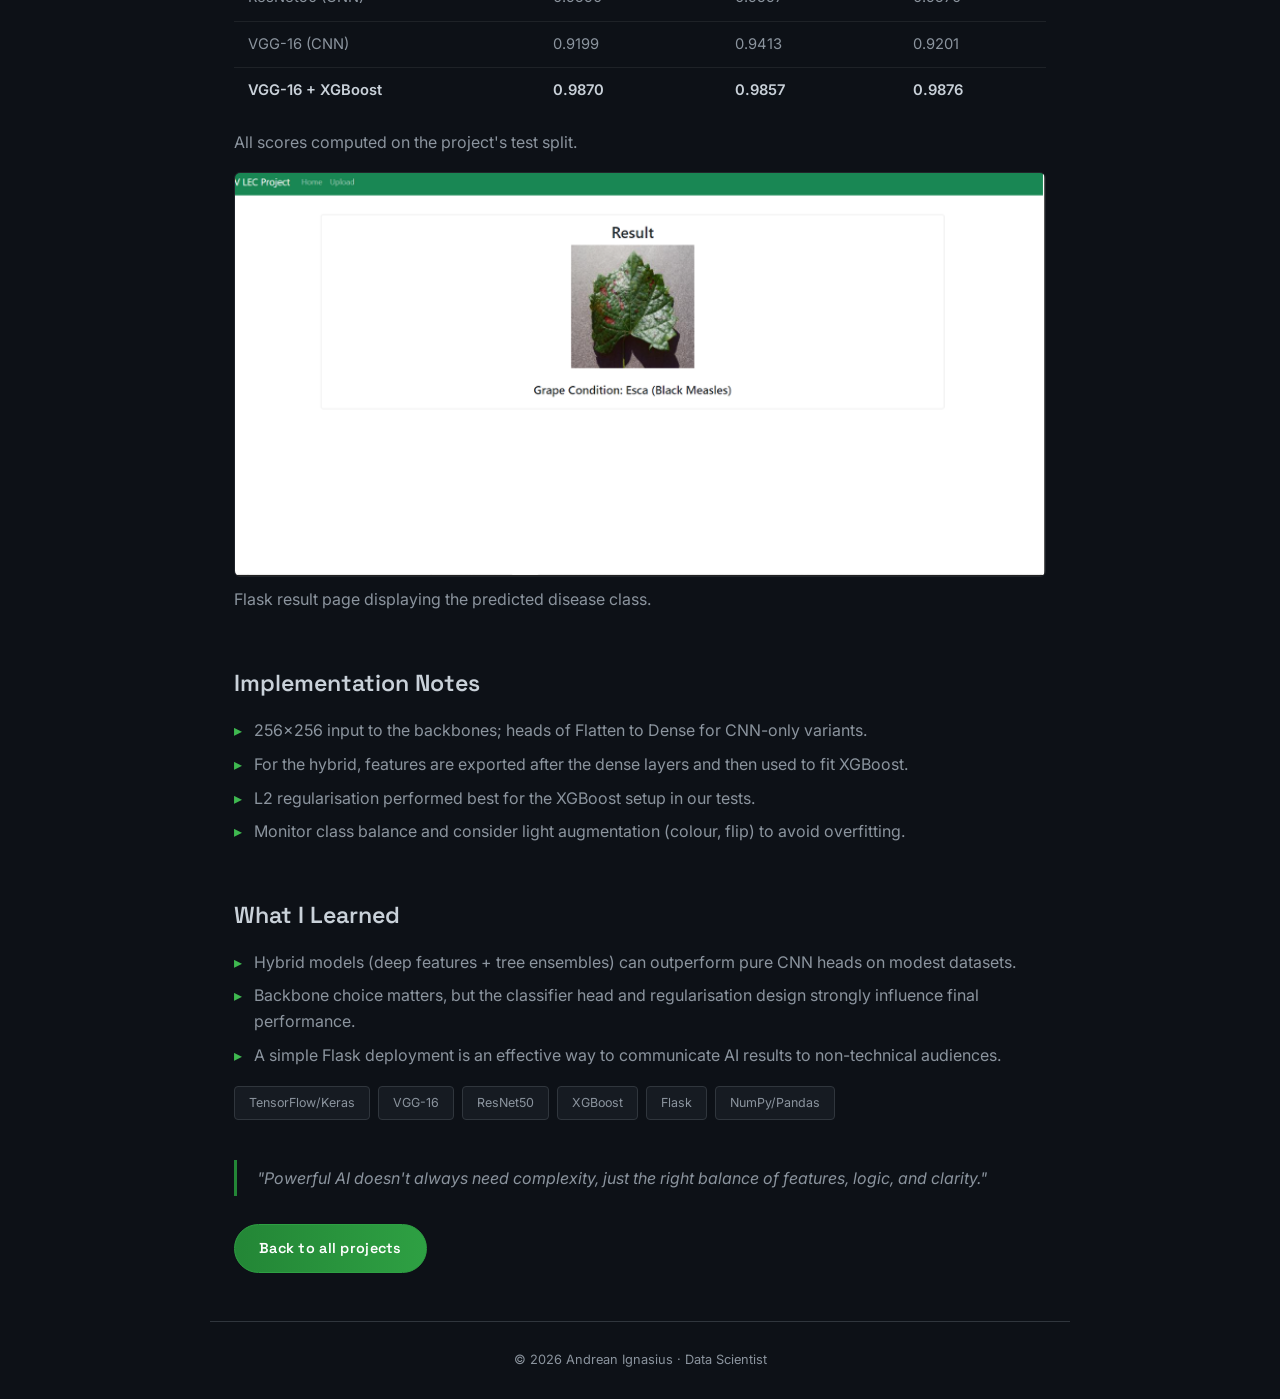
<file: projects/grape-disease.html>
<!DOCTYPE html>
<html lang="en">
<head>
  <meta charset="UTF-8" />
  <meta name="viewport" content="width=device-width, initial-scale=1.0" />
  <title>Grape Disease Classification | Andrean Ignasius</title>
  <link rel="preconnect" href="https://fonts.googleapis.com" />
  <link rel="preconnect" href="https://fonts.gstatic.com" crossorigin />
  <link href="https://fonts.googleapis.com/css2?family=Space+Grotesk:wght@300;400;500;600;700&family=Inter:wght@300;400;500;600&display=swap" rel="stylesheet" />
  <link rel="stylesheet" href="../css/style.css" />
  <link rel="stylesheet" href="../css/project.css" />
</head>
<body>

  <nav class="p-nav">
    <a href="../index.html" class="p-logo">AI<span>.</span></a>
    <a href="../index.html#work" class="p-back">← Back to projects</a>
  </nav>

  <header class="p-hero">
    <p class="p-tag">Computer Vision · Deep Learning · Deployment</p>
    <h1>Grape Disease Classification: VGG-16 + XGBoost</h1>
    <p class="p-sub">A hybrid pipeline that pairs CNN feature extraction with a gradient-boosted tree classifier, wrapped in a simple Flask web app.</p>
  </header>

  <main class="p-body">

    <img class="p-hero-img" src="../assets/img/grape.png" alt="Flask web app upload page for grape leaf prediction" />

    <h2>Problem &amp; Dataset</h2>
    <ul>
      <li><strong>Task:</strong> classify an image into Healthy, Black Rot, Black Measles, or Leaf Blight.</li>
      <li><strong>Source:</strong> derived from public plant-disease datasets (PlantVillage lineage), filtered to grape classes with a train/val/test split.</li>
      <li><strong>Preprocessing:</strong> resize to 256x256 and use the framework's <code>preprocess_input</code> to match backbone expectations.</li>
    </ul>

    <h2>Approach</h2>
    <ul>
      <li><strong>Backbones:</strong> VGG-16 and ResNet50 used as frozen feature extractors with custom heads.</li>
      <li><strong>Best model:</strong> VGG-16 features to a dense head, then the penultimate feature vector fed into <strong>XGBoost</strong> as the final classifier.</li>
      <li><strong>Why XGBoost on deep features:</strong> tree ensembles separate non-linear boundaries efficiently with strong regularisation, which often generalises better than a fully-connected softmax head on small or medium datasets.</li>
      <li><strong>Serving:</strong> a minimal Flask app lets users upload a leaf image and get a predicted class.</li>
    </ul>

    <h2>Results</h2>
    <table class="p-table">
      <thead>
        <tr><th>Model</th><th>Accuracy</th><th>Precision</th><th>Recall</th></tr>
      </thead>
      <tbody>
        <tr><td>ResNet50 (CNN)</td><td>0.9590</td><td>0.9597</td><td>0.9570</td></tr>
        <tr><td>VGG-16 (CNN)</td><td>0.9199</td><td>0.9413</td><td>0.9201</td></tr>
        <tr><td><strong>VGG-16 + XGBoost</strong></td><td><strong>0.9870</strong></td><td><strong>0.9857</strong></td><td><strong>0.9876</strong></td></tr>
      </tbody>
    </table>
    <p class="p-caption">All scores computed on the project's test split.</p>

    <img class="p-hero-img" src="../assets/img/grape-result.png" alt="Flask app result page showing the predicted grape disease class" />
    <p class="p-caption">Flask result page displaying the predicted disease class.</p>

    <h2>Implementation Notes</h2>
    <ul>
      <li>256x256 input to the backbones; heads of Flatten to Dense for CNN-only variants.</li>
      <li>For the hybrid, features are exported after the dense layers and then used to fit XGBoost.</li>
      <li>L2 regularisation performed best for the XGBoost setup in our tests.</li>
      <li>Monitor class balance and consider light augmentation (colour, flip) to avoid overfitting.</li>
    </ul>

    <h2>What I Learned</h2>
    <ul>
      <li>Hybrid models (deep features + tree ensembles) can outperform pure CNN heads on modest datasets.</li>
      <li>Backbone choice matters, but the classifier head and regularisation design strongly influence final performance.</li>
      <li>A simple Flask deployment is an effective way to communicate AI results to non-technical audiences.</li>
    </ul>

    <div class="p-stack">
      <span>TensorFlow/Keras</span><span>VGG-16</span><span>ResNet50</span><span>XGBoost</span><span>Flask</span><span>NumPy/Pandas</span>
    </div>

    <p class="p-quote">
      "Powerful AI doesn't always need complexity, just the right balance of features, logic, and clarity."
    </p>

    <div class="p-links">
      <a href="../index.html#work" class="p-btn-primary">Back to all projects</a>
    </div>
  </main>

  <footer class="p-footer">© 2026 Andrean Ignasius · Data Scientist</footer>
</body>
</html>
</file>
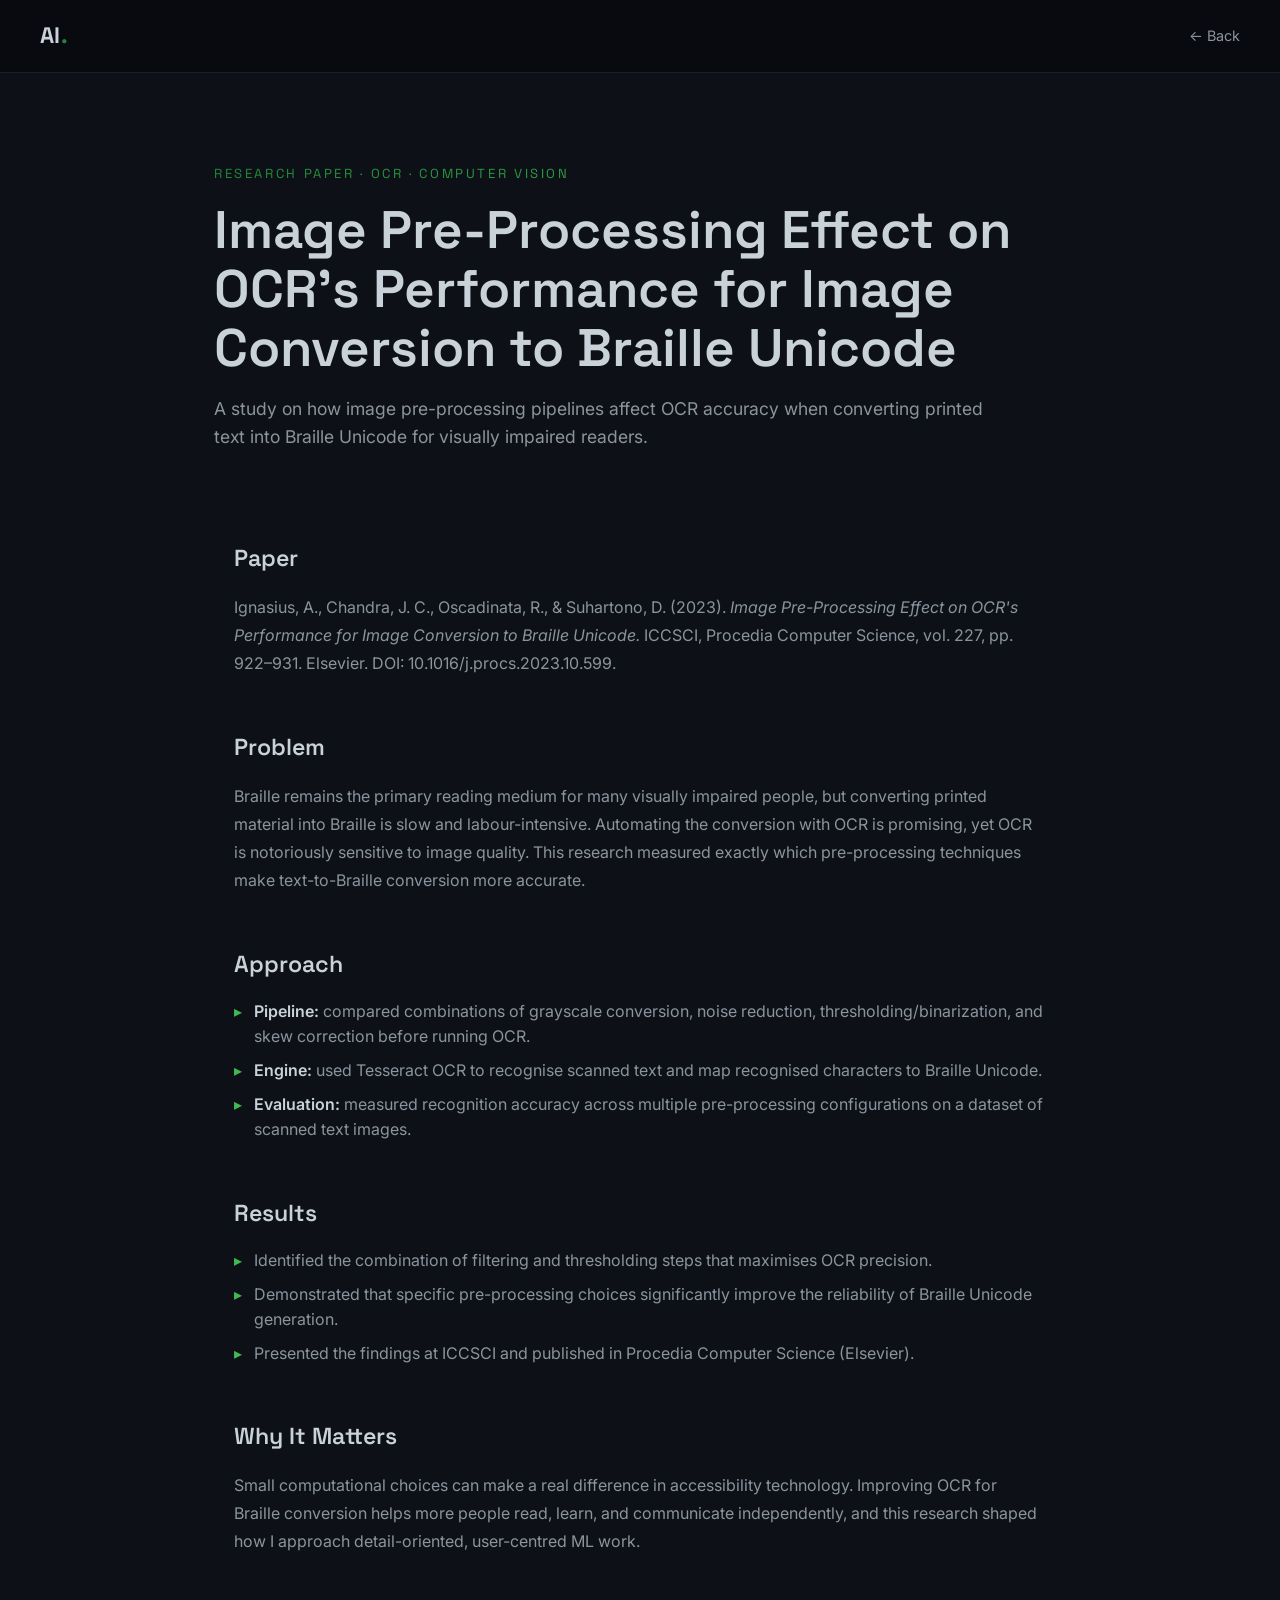
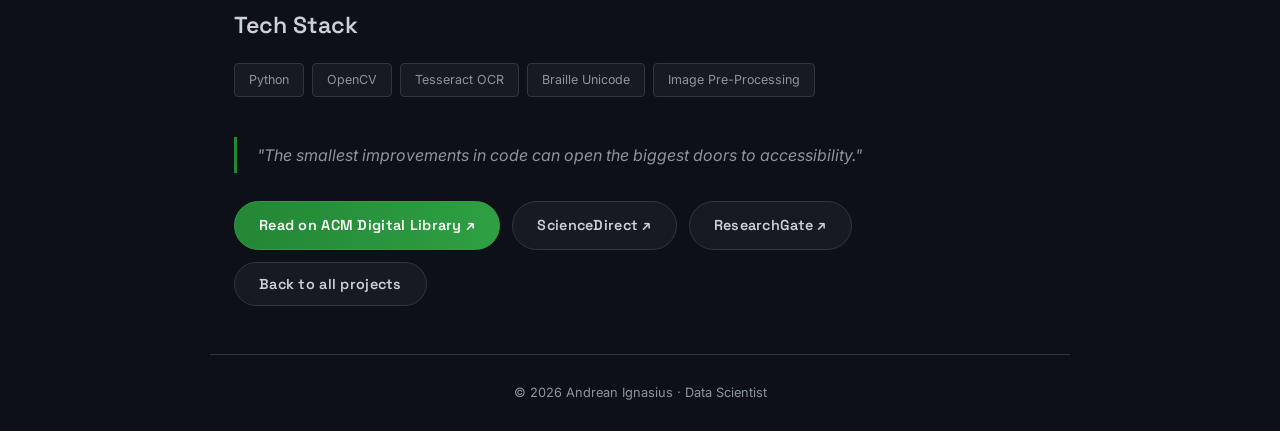
<file: projects/iccscipaper-award.html>
<!DOCTYPE html>
<html lang="en">
<head>
  <meta charset="UTF-8" />
  <meta name="viewport" content="width=device-width, initial-scale=1.0" />
  <title>OCR to Braille Unicode: Best Research Paper | Andrean Ignasius</title>
  <link rel="preconnect" href="https://fonts.googleapis.com" />
  <link rel="preconnect" href="https://fonts.gstatic.com" crossorigin />
  <link href="https://fonts.googleapis.com/css2?family=Space+Grotesk:wght@300;400;500;600;700&family=Inter:wght@300;400;500;600&display=swap" rel="stylesheet" />
  <link rel="stylesheet" href="../css/style.css" />
  <link rel="stylesheet" href="../css/project.css" />
</head>
<body>

  <nav class="p-nav">
    <a href="../index.html" class="p-logo">AI<span>.</span></a>
    <button class="p-back" onclick="if(window.parent && window.parent !== window){window.parent.postMessage('close-project','*');} else {window.location.href='../index.html#work';}" type="button">← Back</button>
  </nav>

  <header class="p-hero">
    <p class="p-tag">Research Paper · OCR · Computer Vision</p>
    <h1>Image Pre-Processing Effect on OCR's Performance for Image Conversion to Braille Unicode</h1>
    <p class="p-sub">A study on how image pre-processing pipelines affect OCR accuracy when converting printed text into Braille Unicode for visually impaired readers.</p>
  </header>

  <main class="p-body">

    <h2>Paper</h2>
    <p>
      Ignasius, A., Chandra, J. C., Oscadinata, R., &amp; Suhartono, D. (2023).
      <em>Image Pre-Processing Effect on OCR's Performance for Image Conversion to Braille Unicode.</em>
      ICCSCI, Procedia Computer Science, vol. 227, pp. 922–931. Elsevier.
      DOI: <a href="https://dl.acm.org/doi/10.1016/j.procs.2023.10.599" target="_blank" rel="noopener">10.1016/j.procs.2023.10.599</a>.
    </p>

    <h2>Problem</h2>
    <p>
      Braille remains the primary reading medium for many visually impaired people, but converting
      printed material into Braille is slow and labour-intensive. Automating the conversion with OCR
      is promising, yet OCR is notoriously sensitive to image quality. This research measured exactly
      which pre-processing techniques make text-to-Braille conversion more accurate.
    </p>

    <h2>Approach</h2>
    <ul>
      <li><strong>Pipeline:</strong> compared combinations of grayscale conversion, noise reduction, thresholding/binarization, and skew correction before running OCR.</li>
      <li><strong>Engine:</strong> used Tesseract OCR to recognise scanned text and map recognised characters to Braille Unicode.</li>
      <li><strong>Evaluation:</strong> measured recognition accuracy across multiple pre-processing configurations on a dataset of scanned text images.</li>
    </ul>

    <h2>Results</h2>
    <ul>
      <li>Identified the combination of filtering and thresholding steps that maximises OCR precision.</li>
      <li>Demonstrated that specific pre-processing choices significantly improve the reliability of Braille Unicode generation.</li>
      <li>Presented the findings at ICCSCI and published in Procedia Computer Science (Elsevier).</li>
    </ul>

    <h2>Why It Matters</h2>
    <p>
      Small computational choices can make a real difference in accessibility technology. Improving
      OCR for Braille conversion helps more people read, learn, and communicate independently, and
      this research shaped how I approach detail-oriented, user-centred ML work.
    </p>

    <h2>Tech Stack</h2>
    <div class="p-stack">
      <span>Python</span><span>OpenCV</span><span>Tesseract OCR</span><span>Braille Unicode</span><span>Image Pre-Processing</span>
    </div>

    <p class="p-quote">
      "The smallest improvements in code can open the biggest doors to accessibility."
    </p>

    <div class="p-links">
      <a href="https://dl.acm.org/doi/10.1016/j.procs.2023.10.599" target="_blank" rel="noopener" class="p-btn-primary">Read on ACM Digital Library ↗</a>
      <a href="https://www.sciencedirect.com/science/article/pii/S1877050923017660" target="_blank" rel="noopener" class="p-btn-ghost">ScienceDirect ↗</a>
      <a href="https://www.researchgate.net/publication/375921327_Image_Pre-Processing_Effect_on_OCR's_Performance_for_Image_Conversion_to_Braille_Unicode" target="_blank" rel="noopener" class="p-btn-ghost">ResearchGate ↗</a>
      <button class="p-btn-ghost" onclick="if(window.parent && window.parent !== window){window.parent.postMessage('close-project','*');} else {window.location.href='../index.html#work';}" type="button">Back to all projects</button>
    </div>
  </main>

  <footer class="p-footer">© 2026 Andrean Ignasius · Data Scientist</footer>
</body>
</html>
</file>
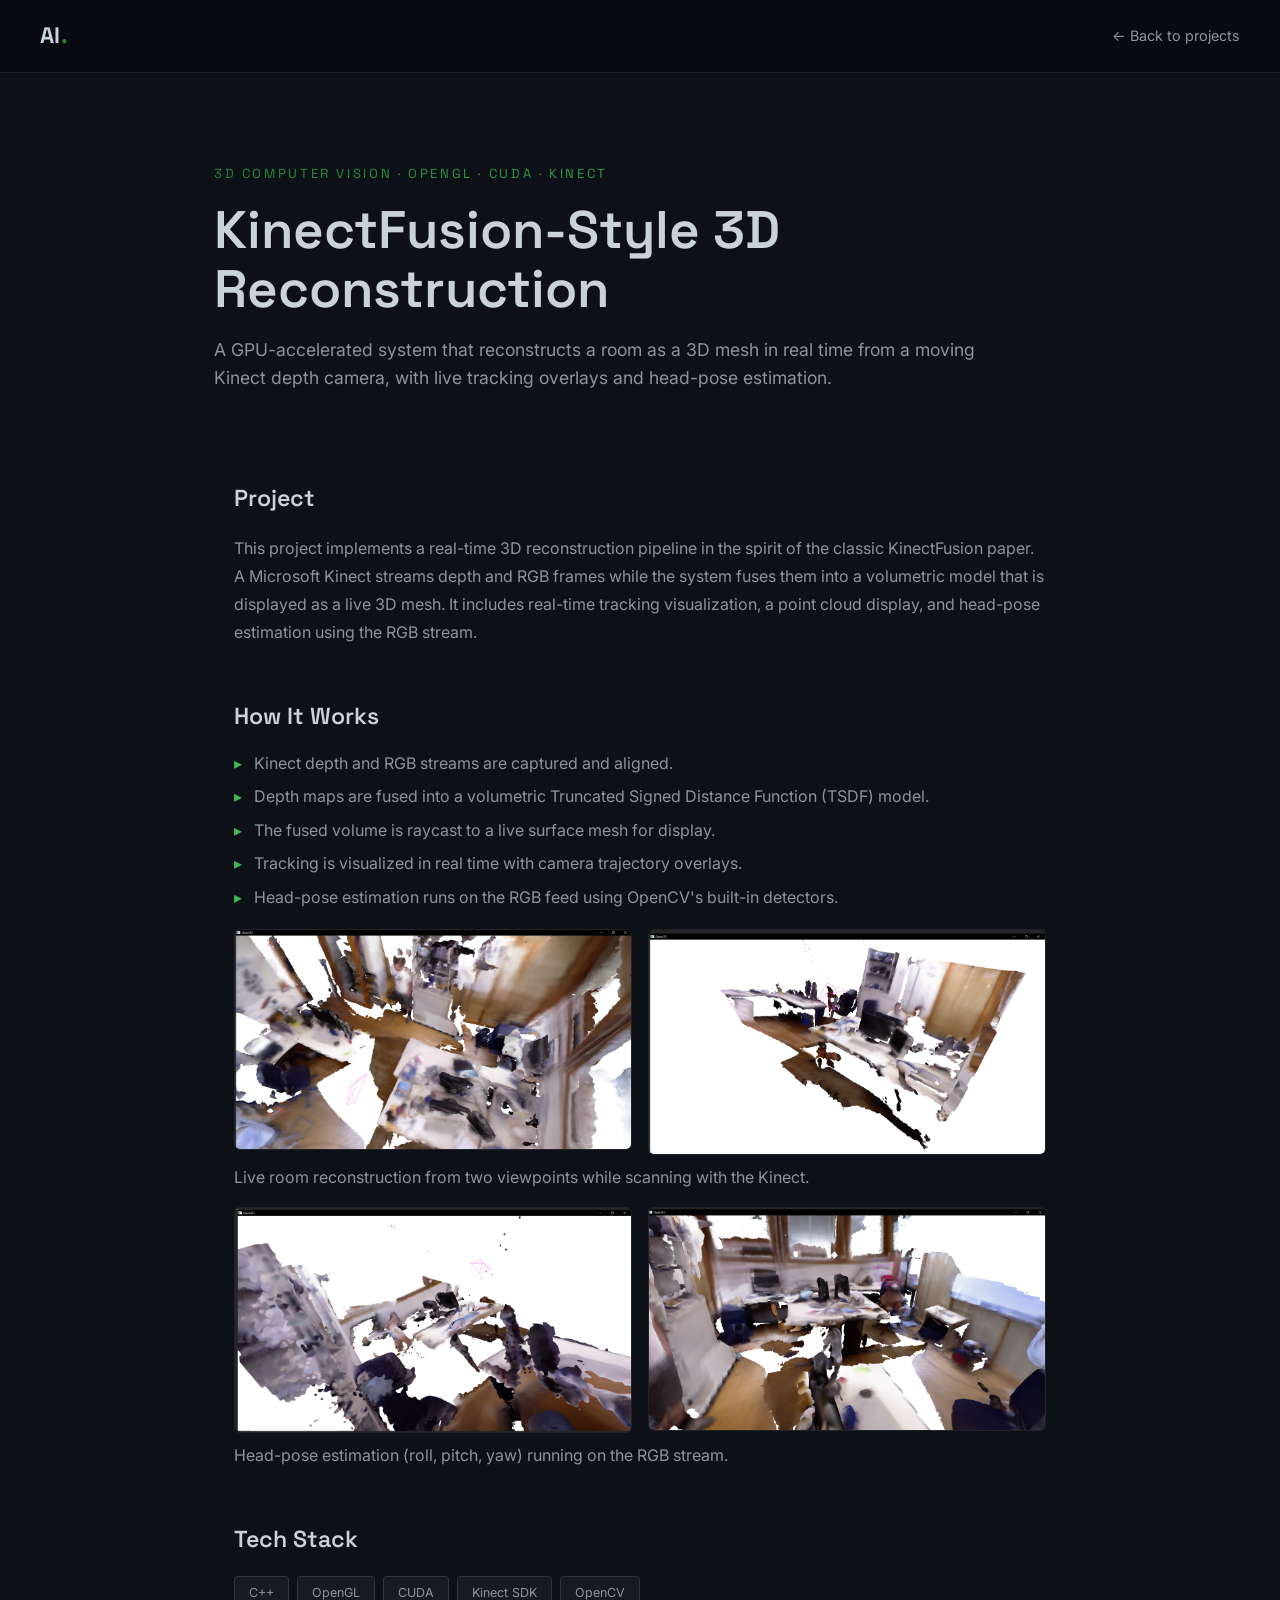
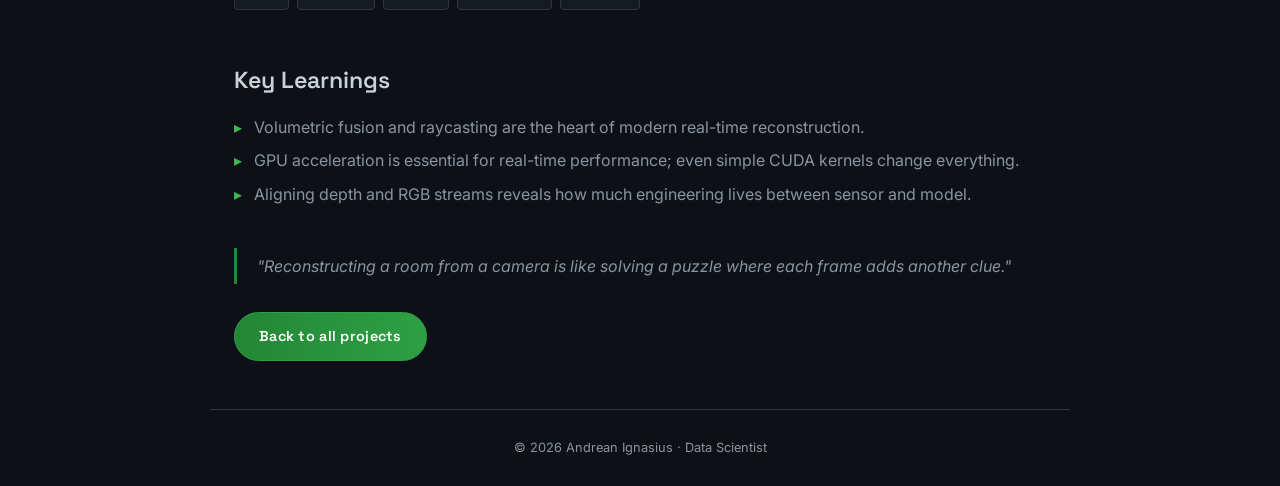
<file: projects/kinectfusion-3d-reconstruction.html>
<!DOCTYPE html>
<html lang="en">
<head>
  <meta charset="UTF-8" />
  <meta name="viewport" content="width=device-width, initial-scale=1.0" />
  <title>KinectFusion-Style 3D Reconstruction | Andrean Ignasius</title>
  <link rel="preconnect" href="https://fonts.googleapis.com" />
  <link rel="preconnect" href="https://fonts.gstatic.com" crossorigin />
  <link href="https://fonts.googleapis.com/css2?family=Space+Grotesk:wght@300;400;500;600;700&family=Inter:wght@300;400;500;600&display=swap" rel="stylesheet" />
  <link rel="stylesheet" href="../css/style.css" />
  <link rel="stylesheet" href="../css/project.css" />
</head>
<body>

  <nav class="p-nav">
    <a href="../index.html" class="p-logo">AI<span>.</span></a>
    <a href="../index.html#work" class="p-back">← Back to projects</a>
  </nav>

  <header class="p-hero">
    <p class="p-tag">3D Computer Vision · OpenGL · CUDA · Kinect</p>
    <h1>KinectFusion-Style 3D Reconstruction</h1>
    <p class="p-sub">A GPU-accelerated system that reconstructs a room as a 3D mesh in real time from a moving Kinect depth camera, with live tracking overlays and head-pose estimation.</p>
  </header>

  <main class="p-body">

    <h2>Project</h2>
    <p>
      This project implements a real-time 3D reconstruction pipeline in the spirit of the classic
      KinectFusion paper. A Microsoft Kinect streams depth and RGB frames while the system fuses
      them into a volumetric model that is displayed as a live 3D mesh. It includes real-time
      tracking visualization, a point cloud display, and head-pose estimation using the RGB stream.
    </p>

    <h2>How It Works</h2>
    <ul>
      <li>Kinect depth and RGB streams are captured and aligned.</li>
      <li>Depth maps are fused into a volumetric Truncated Signed Distance Function (TSDF) model.</li>
      <li>The fused volume is raycast to a live surface mesh for display.</li>
      <li>Tracking is visualized in real time with camera trajectory overlays.</li>
      <li>Head-pose estimation runs on the RGB feed using OpenCV's built-in detectors.</li>
    </ul>

    <div class="p-img-grid">
      <img src="../assets/img/fr1-room-1.png" alt="Room reconstruction view showing the volumetric mesh from camera 1" />
      <img src="../assets/img/fr1-room-2.png" alt="Alternate room reconstruction view from camera 2" />
    </div>
    <p class="p-caption">Live room reconstruction from two viewpoints while scanning with the Kinect.</p>

    <div class="p-img-grid">
      <img src="../assets/img/fr1-rpy-1.png" alt="Head pose estimation showing roll, pitch and yaw values" />
      <img src="../assets/img/fr1-rpy-2.png" alt="Head pose estimation on a second frame with different pose values" />
    </div>
    <p class="p-caption">Head-pose estimation (roll, pitch, yaw) running on the RGB stream.</p>

    <h2>Tech Stack</h2>
    <div class="p-stack">
      <span>C++</span><span>OpenGL</span><span>CUDA</span><span>Kinect SDK</span><span>OpenCV</span>
    </div>

    <h2>Key Learnings</h2>
    <ul>
      <li>Volumetric fusion and raycasting are the heart of modern real-time reconstruction.</li>
      <li>GPU acceleration is essential for real-time performance; even simple CUDA kernels change everything.</li>
      <li>Aligning depth and RGB streams reveals how much engineering lives between sensor and model.</li>
    </ul>

    <p class="p-quote">
      "Reconstructing a room from a camera is like solving a puzzle where each frame adds another clue."
    </p>

    <div class="p-links">
      <a href="../index.html#work" class="p-btn-primary">Back to all projects</a>
    </div>
  </main>

  <footer class="p-footer">© 2026 Andrean Ignasius · Data Scientist</footer>
</body>
</html>
</file>
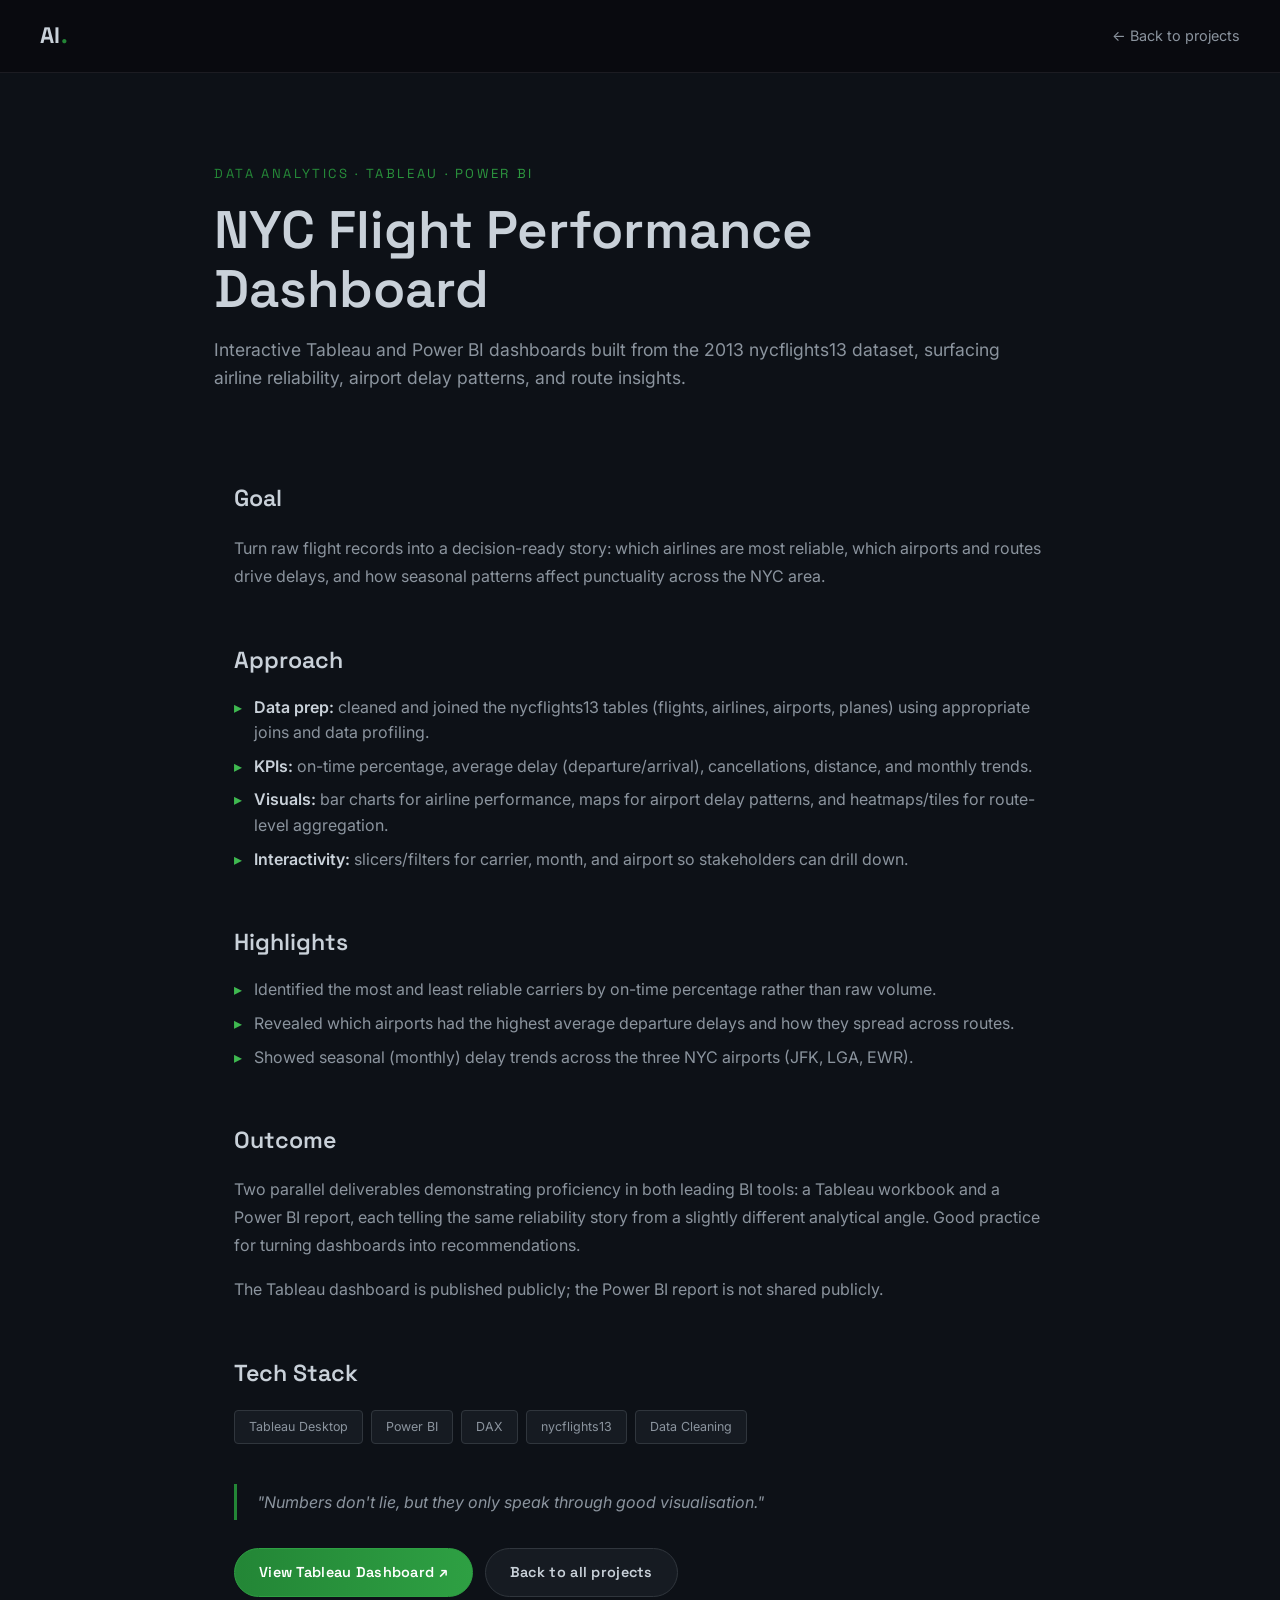
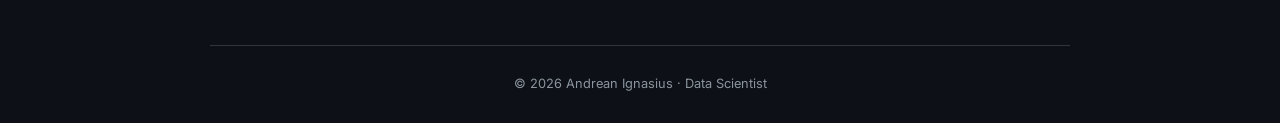
<file: projects/tableau-powerbi-dashboard.html>
<!DOCTYPE html>
<html lang="en">
<head>
  <meta charset="UTF-8" />
  <meta name="viewport" content="width=device-width, initial-scale=1.0" />
  <title>NYC Flight Dashboard: Tableau + Power BI | Andrean Ignasius</title>
  <link rel="preconnect" href="https://fonts.googleapis.com" />
  <link rel="preconnect" href="https://fonts.gstatic.com" crossorigin />
  <link href="https://fonts.googleapis.com/css2?family=Space+Grotesk:wght@300;400;500;600;700&family=Inter:wght@300;400;500;600&display=swap" rel="stylesheet" />
  <link rel="stylesheet" href="../css/style.css" />
  <link rel="stylesheet" href="../css/project.css" />
</head>
<body>

  <nav class="p-nav">
    <a href="../index.html" class="p-logo">AI<span>.</span></a>
    <a href="../index.html#work" class="p-back">← Back to projects</a>
  </nav>

  <header class="p-hero">
    <p class="p-tag">Data Analytics · Tableau · Power BI</p>
    <h1>NYC Flight Performance Dashboard</h1>
    <p class="p-sub">Interactive Tableau and Power BI dashboards built from the 2013 nycflights13 dataset, surfacing airline reliability, airport delay patterns, and route insights.</p>
  </header>

  <main class="p-body">

    <h2>Goal</h2>
    <p>
      Turn raw flight records into a decision-ready story: which airlines are most reliable, which
      airports and routes drive delays, and how seasonal patterns affect punctuality across the
      NYC area.
    </p>

    <h2>Approach</h2>
    <ul>
      <li><strong>Data prep:</strong> cleaned and joined the nycflights13 tables (flights, airlines, airports, planes) using appropriate joins and data profiling.</li>
      <li><strong>KPIs:</strong> on-time percentage, average delay (departure/arrival), cancellations, distance, and monthly trends.</li>
      <li><strong>Visuals:</strong> bar charts for airline performance, maps for airport delay patterns, and heatmaps/tiles for route-level aggregation.</li>
      <li><strong>Interactivity:</strong> slicers/filters for carrier, month, and airport so stakeholders can drill down.</li>
    </ul>

    <h2>Highlights</h2>
    <ul>
      <li>Identified the most and least reliable carriers by on-time percentage rather than raw volume.</li>
      <li>Revealed which airports had the highest average departure delays and how they spread across routes.</li>
      <li>Showed seasonal (monthly) delay trends across the three NYC airports (JFK, LGA, EWR).</li>
    </ul>

    <h2>Outcome</h2>
    <p>
      Two parallel deliverables demonstrating proficiency in both leading BI tools: a Tableau
      workbook and a Power BI report, each telling the same reliability story from a slightly
      different analytical angle. Good practice for turning dashboards into recommendations.
    </p>
    <p>
      The Tableau dashboard is published publicly; the Power BI report is not shared publicly.
    </p>

    <h2>Tech Stack</h2>
    <div class="p-stack">
      <span>Tableau Desktop</span><span>Power BI</span><span>DAX</span><span>nycflights13</span><span>Data Cleaning</span>
    </div>

    <p class="p-quote">
      "Numbers don't lie, but they only speak through good visualisation."
    </p>

    <div class="p-links">
      <a href="https://public.tableau.com/app/profile/andrean.ignasius/viz/s224117575/Dashboard1" target="_blank" rel="noopener" class="p-btn-primary">View Tableau Dashboard ↗</a>
      <a href="../index.html#work" class="p-btn-ghost">Back to all projects</a>
    </div>
  </main>

  <footer class="p-footer">© 2026 Andrean Ignasius · Data Scientist</footer>
</body>
</html>
</file>
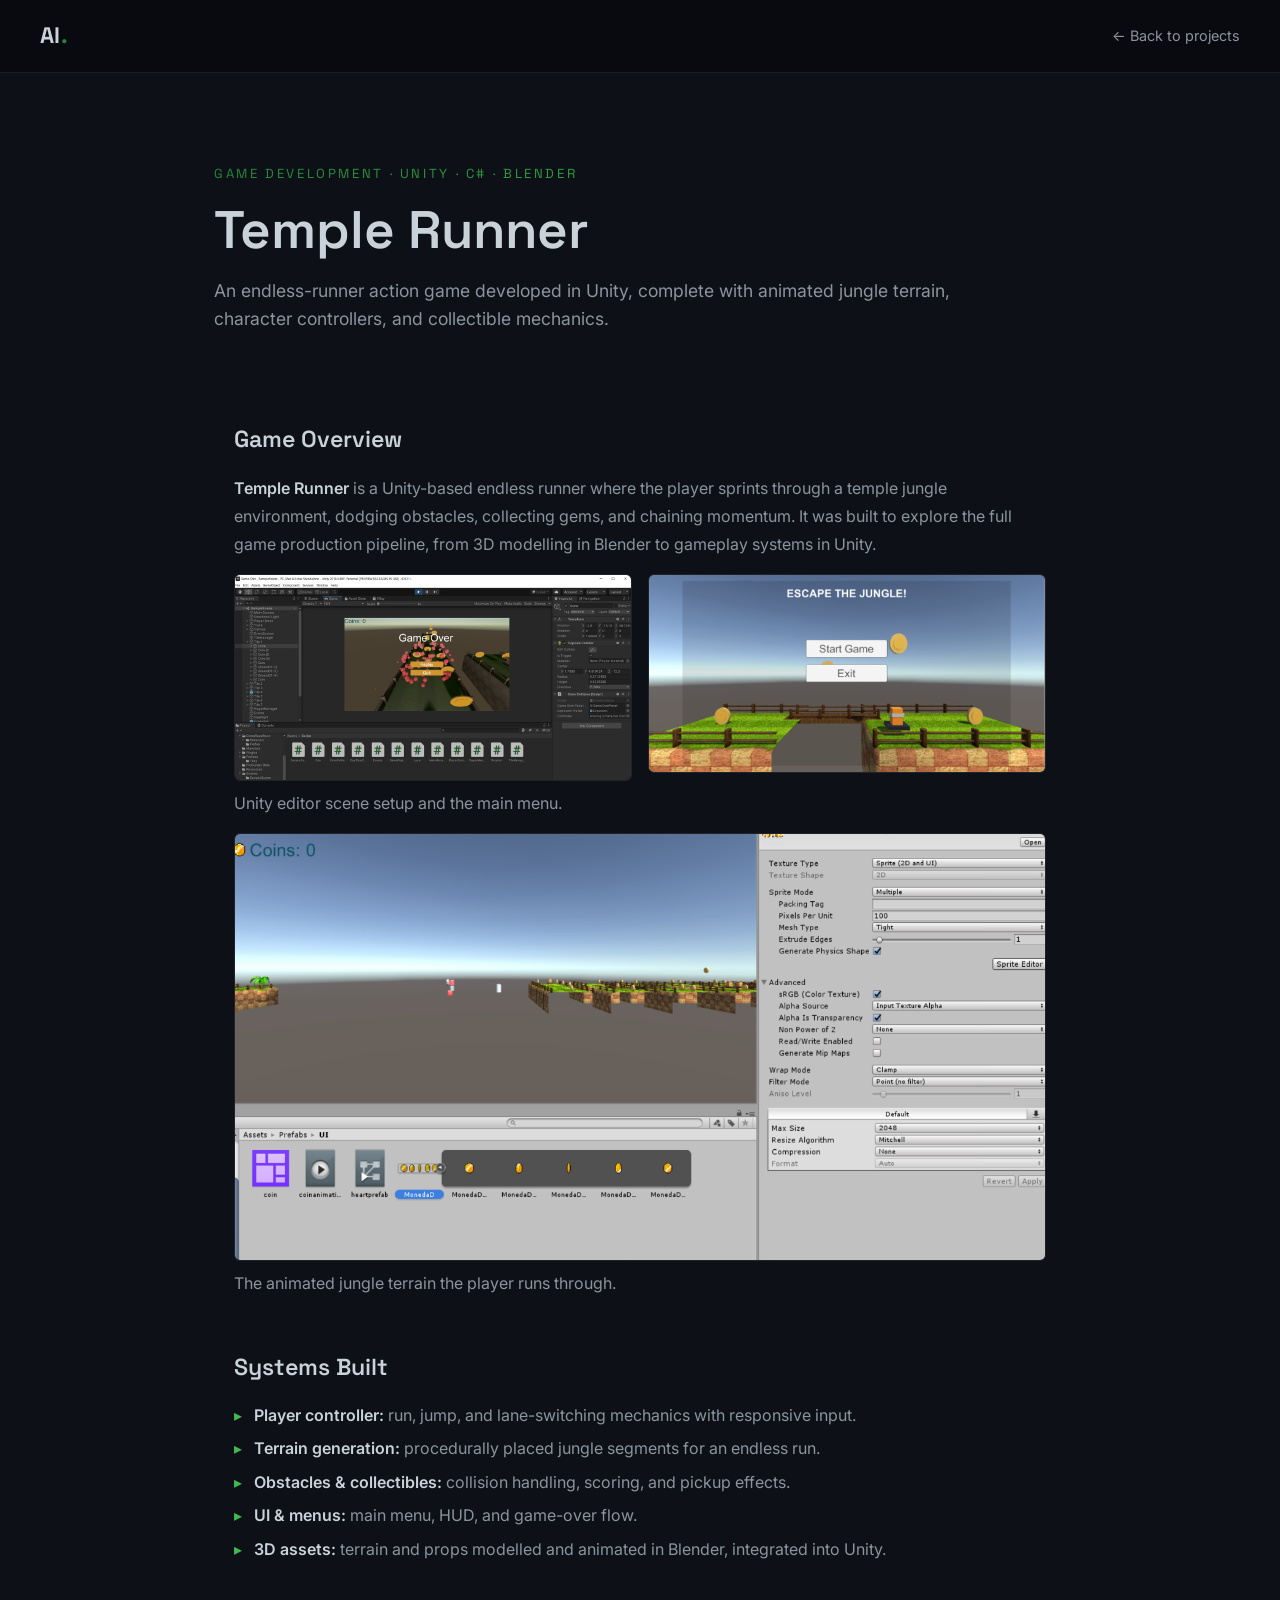
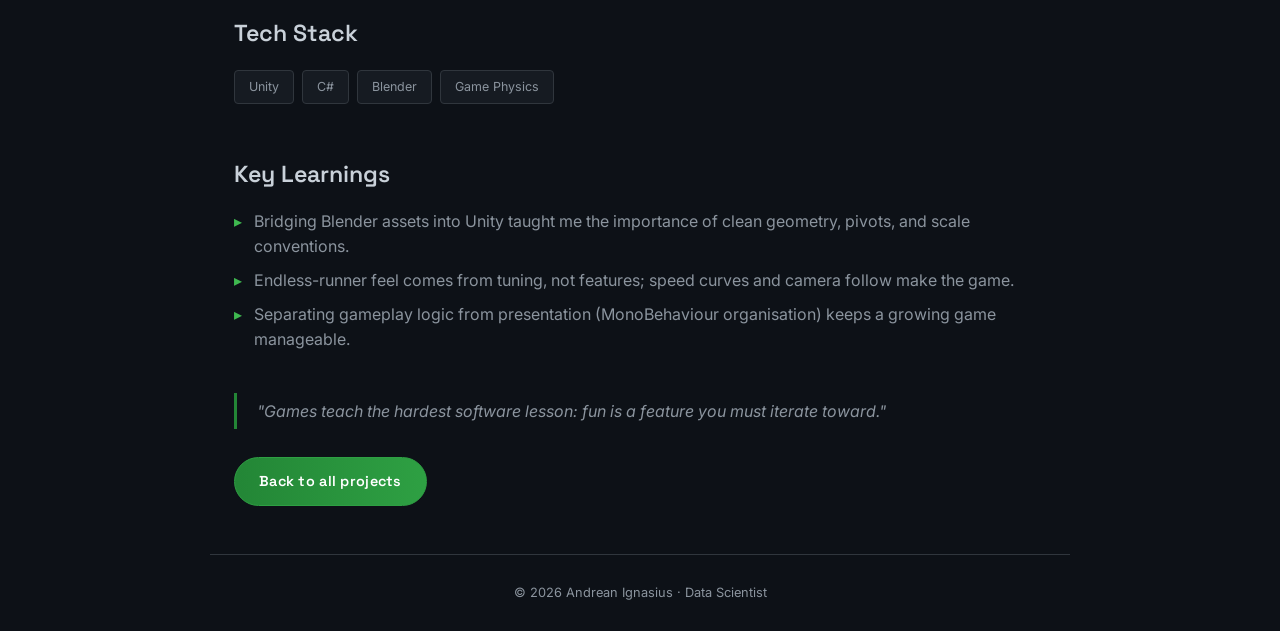
<file: projects/temple-runner.html>
<!DOCTYPE html>
<html lang="en">
<head>
  <meta charset="UTF-8" />
  <meta name="viewport" content="width=device-width, initial-scale=1.0" />
  <title>Temple Runner | Andrean Ignasius</title>
  <link rel="preconnect" href="https://fonts.googleapis.com" />
  <link rel="preconnect" href="https://fonts.gstatic.com" crossorigin />
  <link href="https://fonts.googleapis.com/css2?family=Space+Grotesk:wght@300;400;500;600;700&family=Inter:wght@300;400;500;600&display=swap" rel="stylesheet" />
  <link rel="stylesheet" href="../css/style.css" />
  <link rel="stylesheet" href="../css/project.css" />
</head>
<body>

  <nav class="p-nav">
    <a href="../index.html" class="p-logo">AI<span>.</span></a>
    <a href="../index.html#work" class="p-back">← Back to projects</a>
  </nav>

  <header class="p-hero">
    <p class="p-tag">Game Development · Unity · C# · Blender</p>
    <h1>Temple Runner</h1>
    <p class="p-sub">An endless-runner action game developed in Unity, complete with animated jungle terrain, character controllers, and collectible mechanics.</p>
  </header>

  <main class="p-body">

    <h2>Game Overview</h2>
    <p>
      <strong>Temple Runner</strong> is a Unity-based endless runner where the player sprints
      through a temple jungle environment, dodging obstacles, collecting gems, and chaining
      momentum. It was built to explore the full game production pipeline, from 3D modelling in
      Blender to gameplay systems in Unity.
    </p>

    <div class="p-img-grid">
      <img src="../assets/img/game-dev.png" alt="Unity editor showing the Temple Runner scene with terrain and character" />
      <img src="../assets/img/game-menu.png" alt="Temple Runner main menu screen" />
    </div>
    <p class="p-caption">Unity editor scene setup and the main menu.</p>

    <img class="p-hero-img" src="../assets/img/game-terrain.png" alt="Animated jungle terrain in Temple Runner" />
    <p class="p-caption">The animated jungle terrain the player runs through.</p>

    <h2>Systems Built</h2>
    <ul>
      <li><strong>Player controller:</strong> run, jump, and lane-switching mechanics with responsive input.</li>
      <li><strong>Terrain generation:</strong> procedurally placed jungle segments for an endless run.</li>
      <li><strong>Obstacles &amp; collectibles:</strong> collision handling, scoring, and pickup effects.</li>
      <li><strong>UI &amp; menus:</strong> main menu, HUD, and game-over flow.</li>
      <li><strong>3D assets:</strong> terrain and props modelled and animated in Blender, integrated into Unity.</li>
    </ul>

    <h2>Tech Stack</h2>
    <div class="p-stack">
      <span>Unity</span><span>C#</span><span>Blender</span><span>Game Physics</span>
    </div>

    <h2>Key Learnings</h2>
    <ul>
      <li>Bridging Blender assets into Unity taught me the importance of clean geometry, pivots, and scale conventions.</li>
      <li>Endless-runner feel comes from tuning, not features; speed curves and camera follow make the game.</li>
      <li>Separating gameplay logic from presentation (MonoBehaviour organisation) keeps a growing game manageable.</li>
    </ul>

    <p class="p-quote">
      "Games teach the hardest software lesson: fun is a feature you must iterate toward."
    </p>

    <div class="p-links">
      <a href="../index.html#work" class="p-btn-primary">Back to all projects</a>
    </div>
  </main>

  <footer class="p-footer">© 2026 Andrean Ignasius · Data Scientist</footer>
</body>
</html>
</file>
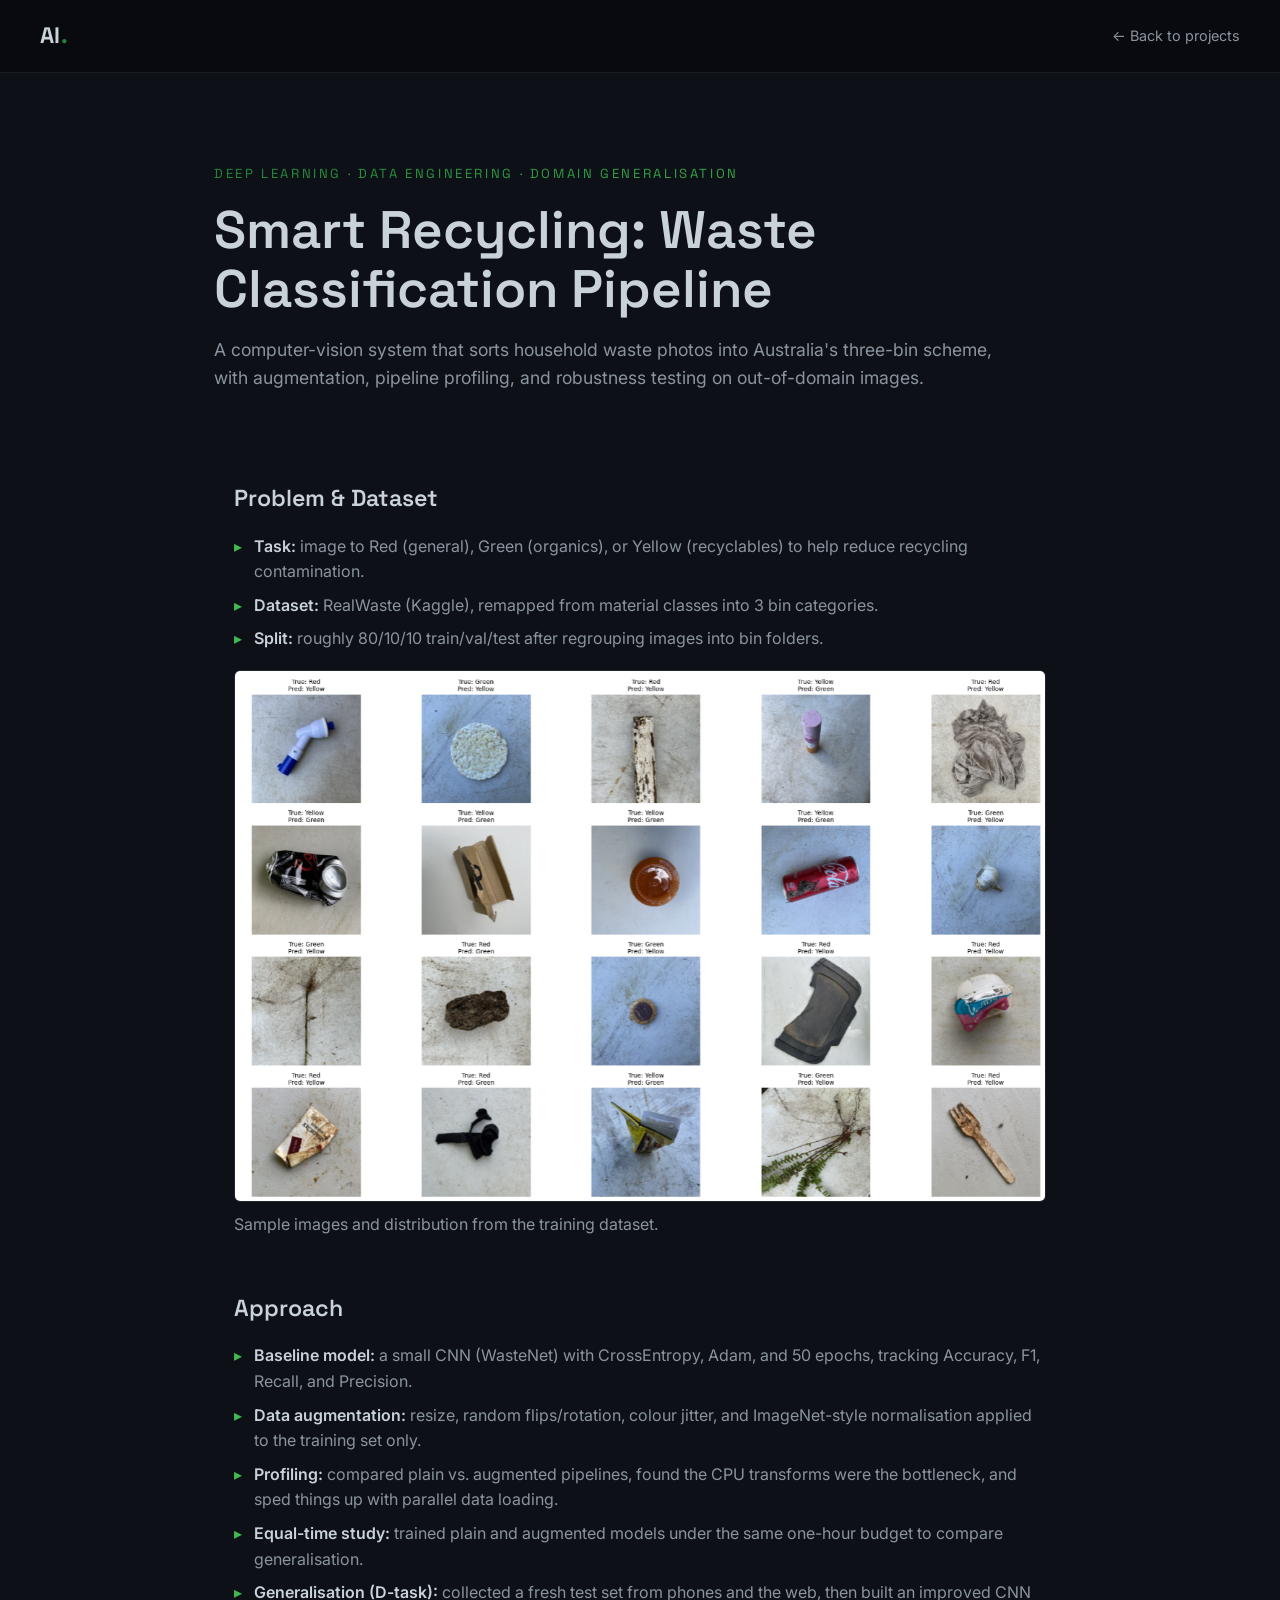
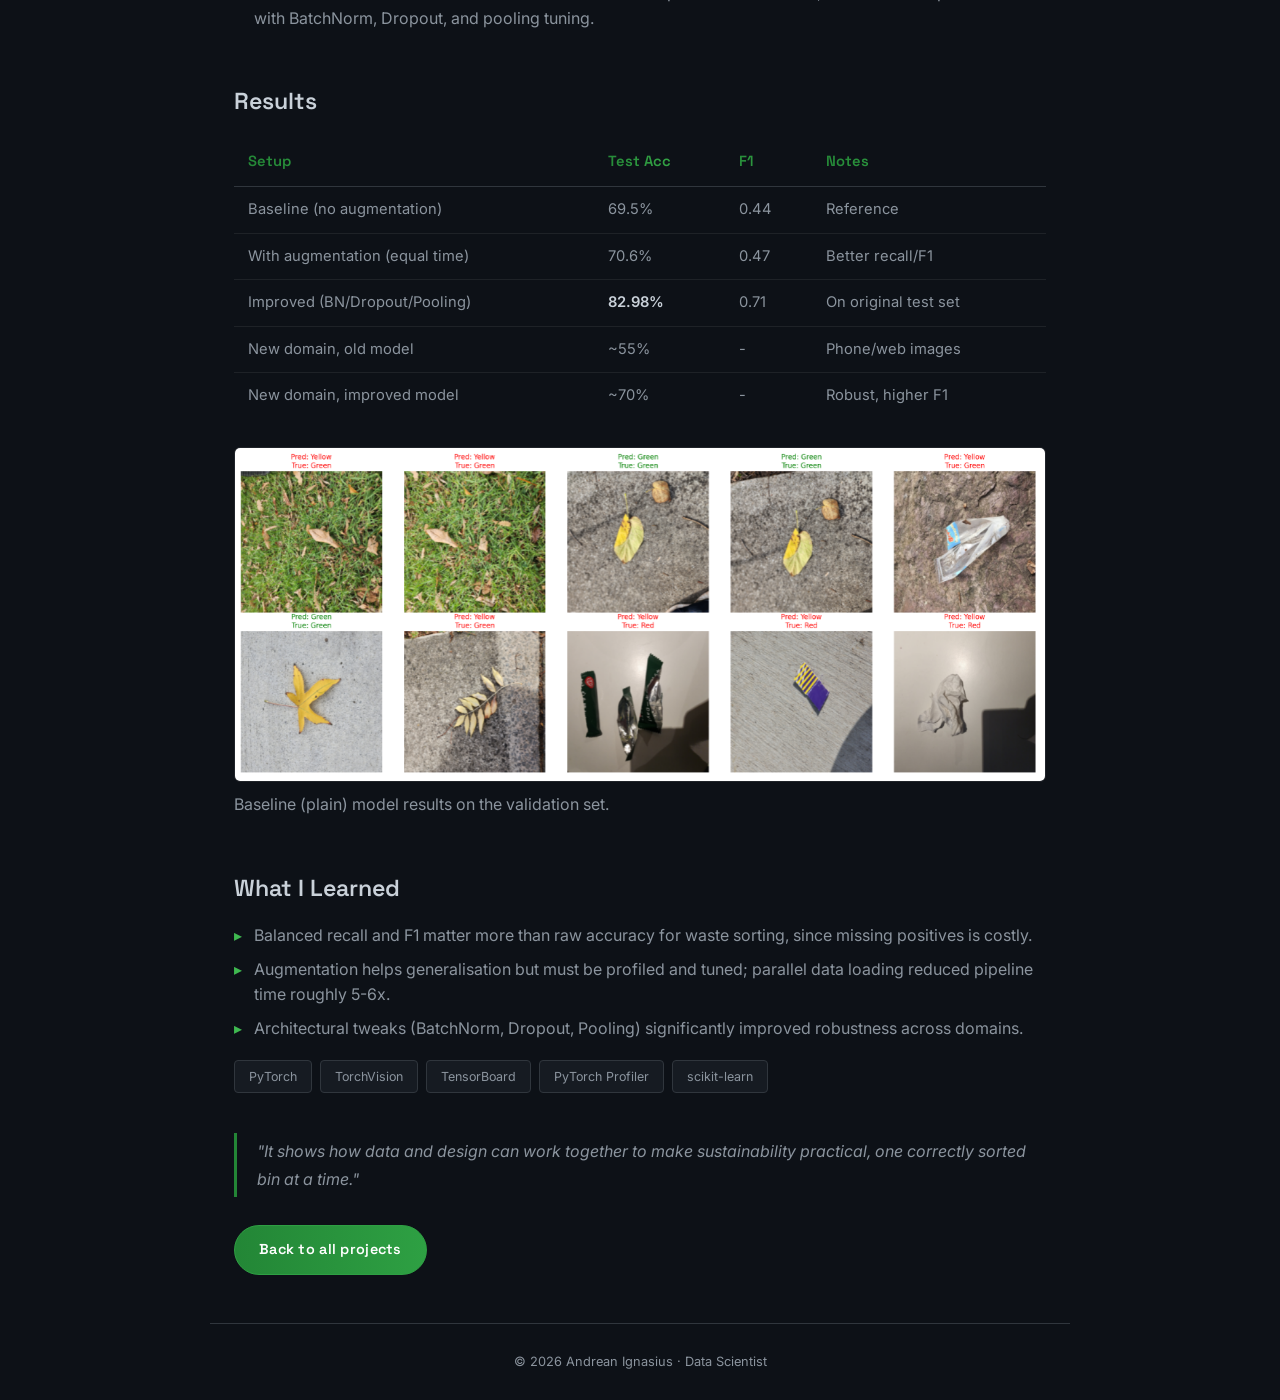
<file: projects/waste-classifier.html>
<!DOCTYPE html>
<html lang="en">
<head>
  <meta charset="UTF-8" />
  <meta name="viewport" content="width=device-width, initial-scale=1.0" />
  <title>Smart Recycling Waste Classification | Andrean Ignasius</title>
  <link rel="preconnect" href="https://fonts.googleapis.com" />
  <link rel="preconnect" href="https://fonts.gstatic.com" crossorigin />
  <link href="https://fonts.googleapis.com/css2?family=Space+Grotesk:wght@300;400;500;600;700&family=Inter:wght@300;400;500;600&display=swap" rel="stylesheet" />
  <link rel="stylesheet" href="../css/style.css" />
  <link rel="stylesheet" href="../css/project.css" />
</head>
<body>

  <nav class="p-nav">
    <a href="../index.html" class="p-logo">AI<span>.</span></a>
    <a href="../index.html#work" class="p-back">← Back to projects</a>
  </nav>

  <header class="p-hero">
    <p class="p-tag">Deep Learning · Data Engineering · Domain Generalisation</p>
    <h1>Smart Recycling: Waste Classification Pipeline</h1>
    <p class="p-sub">A computer-vision system that sorts household waste photos into Australia's three-bin scheme, with augmentation, pipeline profiling, and robustness testing on out-of-domain images.</p>
  </header>

  <main class="p-body">

    <h2>Problem &amp; Dataset</h2>
    <ul>
      <li><strong>Task:</strong> image to Red (general), Green (organics), or Yellow (recyclables) to help reduce recycling contamination.</li>
      <li><strong>Dataset:</strong> RealWaste (Kaggle), remapped from material classes into 3 bin categories.</li>
      <li><strong>Split:</strong> roughly 80/10/10 train/val/test after regrouping images into bin folders.</li>
    </ul>

    <img class="p-hero-img" src="../assets/img/waste-train.png" alt="Training dataset distribution and sample images" />
    <p class="p-caption">Sample images and distribution from the training dataset.</p>

    <h2>Approach</h2>
    <ul>
      <li><strong>Baseline model:</strong> a small CNN (WasteNet) with CrossEntropy, Adam, and 50 epochs, tracking Accuracy, F1, Recall, and Precision.</li>
      <li><strong>Data augmentation:</strong> resize, random flips/rotation, colour jitter, and ImageNet-style normalisation applied to the training set only.</li>
      <li><strong>Profiling:</strong> compared plain vs. augmented pipelines, found the CPU transforms were the bottleneck, and sped things up with parallel data loading.</li>
      <li><strong>Equal-time study:</strong> trained plain and augmented models under the same one-hour budget to compare generalisation.</li>
      <li><strong>Generalisation (D-task):</strong> collected a fresh test set from phones and the web, then built an improved CNN with BatchNorm, Dropout, and pooling tuning.</li>
    </ul>

    <h2>Results</h2>
    <table class="p-table">
      <thead>
        <tr><th>Setup</th><th>Test Acc</th><th>F1</th><th>Notes</th></tr>
      </thead>
      <tbody>
        <tr><td>Baseline (no augmentation)</td><td>69.5%</td><td>0.44</td><td>Reference</td></tr>
        <tr><td>With augmentation (equal time)</td><td>70.6%</td><td>0.47</td><td>Better recall/F1</td></tr>
        <tr><td>Improved (BN/Dropout/Pooling)</td><td><strong>82.98%</strong></td><td>0.71</td><td>On original test set</td></tr>
        <tr><td>New domain, old model</td><td>~55%</td><td>-</td><td>Phone/web images</td></tr>
        <tr><td>New domain, improved model</td><td>~70%</td><td>-</td><td>Robust, higher F1</td></tr>
      </tbody>
    </table>

    <img class="p-hero-img" src="../assets/img/waste-plain.png" alt="Baseline model training results" />
    <p class="p-caption">Baseline (plain) model results on the validation set.</p>

    <h2>What I Learned</h2>
    <ul>
      <li>Balanced recall and F1 matter more than raw accuracy for waste sorting, since missing positives is costly.</li>
      <li>Augmentation helps generalisation but must be profiled and tuned; parallel data loading reduced pipeline time roughly 5-6x.</li>
      <li>Architectural tweaks (BatchNorm, Dropout, Pooling) significantly improved robustness across domains.</li>
    </ul>

    <div class="p-stack">
      <span>PyTorch</span><span>TorchVision</span><span>TensorBoard</span><span>PyTorch Profiler</span><span>scikit-learn</span>
    </div>

    <p class="p-quote">
      "It shows how data and design can work together to make sustainability practical, one correctly sorted bin at a time."
    </p>

    <div class="p-links">
      <a href="../index.html#work" class="p-btn-primary">Back to all projects</a>
    </div>
  </main>

  <footer class="p-footer">© 2026 Andrean Ignasius · Data Scientist</footer>
</body>
</html>
</file>
<file: css/style.css>
/* ============ RESET / BASE ============ */
*,
*::before,
*::after {
  margin: 0;
  padding: 0;
  box-sizing: border-box;
}

:root {
  --bg: #0d1117;
  --bg-soft: #161b22;
  --panel: #161b22;
  --text: #c9d1d9;
  --text-dim: #8b949e;
  --accent: #3fb950;
  --accent-2: #238636;
  --accent-3: #d2a8ff;
  --gradient: linear-gradient(120deg, #238636, #3fb950);
  --radius: 6px;
  --max-w: 1180px;
  --font-head: 'Space Grotesk', sans-serif;
  --font-body: 'Inter', sans-serif;
  --border: #30363d;
  --link: #58a6ff;
}

html {
  scroll-behavior: smooth;
}

body {
  background: var(--bg);
  color: var(--text);
  font-family: var(--font-body);
  line-height: 1.6;
  overflow-x: hidden;
}

a {
  color: inherit;
  text-decoration: none;
}

ul {
  list-style: none;
}

img {
  max-width: 100%;
  display: block;
}

.gradient-text {
  background: linear-gradient(90deg, #238636, #3fb950);
  -webkit-background-clip: text;
  background-clip: text;
  -webkit-text-fill-color: transparent;
  color: transparent;
}

.section {
  max-width: var(--max-w);
  margin: 0 auto;
  padding: 120px 24px;
}

.section-head {
  margin-bottom: 64px;
}

.section-tag {
  font-family: var(--font-head);
  font-size: 0.85rem;
  letter-spacing: 0.18em;
  text-transform: uppercase;
  background: linear-gradient(90deg, #238636, #3fb950);
  -webkit-background-clip: text;
  background-clip: text;
  -webkit-text-fill-color: transparent;
  color: transparent;
  margin-bottom: 16px;
}

.section-title {
  font-family: var(--font-head);
  font-size: clamp(2rem, 5vw, 3.2rem);
  font-weight: 600;
  line-height: 1.15;
}

/* ============ LOADER ============ */
.loader {
  position: fixed;
  inset: 0;
  background: var(--bg);
  display: flex;
  align-items: center;
  justify-content: center;
  z-index: 1000;
  transition: opacity 0.6s ease, visibility 0.6s ease;
}

.loader.hidden {
  opacity: 0;
  visibility: hidden;
}

.loader-inner {
  text-align: center;
  color: var(--text-dim);
  font-family: var(--font-head);
  letter-spacing: 0.2em;
  text-transform: uppercase;
  font-size: 0.8rem;
}

.loader-cube {
  width: 40px;
  height: 40px;
  margin: 0 auto 16px;
  background: linear-gradient(135deg, var(--accent), var(--accent-2));
  animation: cube-spin 1.2s ease-in-out infinite;
}

@keyframes cube-spin {
  0%, 100% { transform: rotate(45deg) scale(1); }
  50% { transform: rotate(225deg) scale(0.7); }
}

/* ============ HERO (scroll-scrubbed 3D) ============ */
.hero {
  position: relative;
  height: 500vh;
}

.hero-pin {
  position: sticky;
  top: 0;
  height: 100vh;
  min-height: 640px;
  overflow: hidden;
}

#scene {
  position: absolute;
  inset: 0;
  width: 100%;
  height: 100%;
}

.hero-overlay {
  position: absolute;
  inset: 0;
  background: radial-gradient(ellipse at center, transparent 0%, rgba(13, 17, 23, 0.9) 60%, var(--bg) 100%);
  pointer-events: none;
}

.nav {
  position: absolute;
  top: 0;
  left: 0;
  right: 0;
  z-index: 20;
  display: flex;
  align-items: center;
  justify-content: space-between;
  padding: 28px 48px;
  transition: background 0.3s ease, padding 0.3s ease, border-color 0.3s ease;
}

.nav.scrolled {
  background: rgba(13, 17, 23, 0.9);
  backdrop-filter: blur(12px);
  padding: 16px 48px;
  border-bottom: 1px solid var(--border);
}

.nav-logo {
  font-family: var(--font-head);
  font-size: 1.5rem;
  font-weight: 700;
  letter-spacing: 0.02em;
}

.nav-logo span {
  color: var(--accent-2);
}

.nav-links {
  display: flex;
  gap: 40px;
}

.nav-links a {
  font-size: 0.9rem;
  color: var(--text-dim);
  position: relative;
  transition: color 0.3s ease;
}

.nav-links a::after {
  content: '';
  position: absolute;
  left: 0;
  bottom: -6px;
  width: 0;
  height: 2px;
  background: linear-gradient(90deg, #238636, #3fb950);
  transition: width 0.3s ease;
}

.nav-links a:hover {
  color: var(--text);
}

.nav-links a:hover::after {
  width: 100%;
  background: var(--gradient);
}

.nav-toggle {
  display: none;
  flex-direction: column;
  gap: 5px;
  background: none;
  border: 0;
  cursor: pointer;
  padding: 6px;
}

.nav-toggle span {
  width: 24px;
  height: 2px;
  background: var(--text);
  transition: 0.3s ease;
}

.hero-stage {
  position: absolute;
  inset: 0;
  z-index: 10;
  display: flex;
  align-items: center;
  justify-content: center;
  padding: 0 48px;
}

.phase {
  position: absolute;
  max-width: 860px;
  text-align: center;
  opacity: 0;
  pointer-events: none;
  will-change: opacity, transform;
  transition: opacity 0.9s cubic-bezier(0.25, 0.8, 0.25, 1), transform 0.9s cubic-bezier(0.25, 0.8, 0.25, 1);
  transform: translateY(18px);
}

.phase.active {
  opacity: 1;
  pointer-events: auto;
  transform: translateY(0);
}

.phase-eyebrow {
  font-family: var(--font-head);
  font-size: 0.85rem;
  letter-spacing: 0.22em;
  text-transform: uppercase;
  background: linear-gradient(90deg, #238636, #3fb950);
  -webkit-background-clip: text;
  background-clip: text;
  -webkit-text-fill-color: transparent;
  color: transparent;
  margin-bottom: 18px;
}

.phase-tag {
  font-family: var(--font-head);
  font-size: 0.85rem;
  letter-spacing: 0.2em;
  text-transform: uppercase;
  background: linear-gradient(90deg, #238636, #3fb950);
  -webkit-background-clip: text;
  background-clip: text;
  -webkit-text-fill-color: transparent;
  color: transparent;
  margin-bottom: 18px;
}

.phase-title {
  font-family: var(--font-head);
  font-size: clamp(2.4rem, 6.5vw, 4.4rem);
  font-weight: 600;
  line-height: 1.08;
  margin-bottom: 22px;
}

.rotator {
  display: block;
  height: 1.15em;
  overflow: hidden;
  background: linear-gradient(90deg, #238636, #3fb950);
  -webkit-background-clip: text;
  background-clip: text;
  -webkit-text-fill-color: transparent;
}

.rotator-inner span {
  display: block;
  animation: rotator-slide 9s ease-in-out infinite;
}

@keyframes rotator-slide {
  0%, 10%   { transform: translateY(0); }
  33%, 43%  { transform: translateY(-1.15em); }
  66%, 76%  { transform: translateY(-2.3em); }
  100%      { transform: translateY(0); }
}

.phase-sub {
  max-width: 600px;
  margin: 0 auto;
  color: var(--text-dim);
  font-size: 1.1rem;
}

.phase-stat {
  margin-top: 26px;
  color: var(--text-dim);
  font-size: 0.95rem;
}

.stat-num {
  font-family: var(--font-head);
  font-weight: 700;
  background: linear-gradient(90deg, #238636, #3fb950);
  -webkit-background-clip: text;
  background-clip: text;
  -webkit-text-fill-color: transparent;
  color: transparent;
}

.hero-actions {
  display: flex;
  gap: 16px;
  justify-content: center;
  margin-top: 34px;
}

.btn {
  display: inline-block;
  padding: 14px 30px;
  border-radius: 60px;
  font-family: var(--font-head);
  font-size: 0.9rem;
  font-weight: 600;
  letter-spacing: 0.02em;
  cursor: pointer;
  transition: transform 0.3s ease, box-shadow 0.3s ease, background 0.3s ease, color 0.3s ease;
}

.btn-primary {
  background: linear-gradient(90deg, #238636, #2ea043);
  color: #fff;
  border: 1px solid #2ea043;
}

.btn-primary:hover {
  transform: translateY(-2px);
  box-shadow: 0 8px 24px rgba(46, 160, 67, 0.25);
}

.btn-ghost {
  border: 1px solid var(--border);
  color: var(--text);
  background: #161b22;
}

.btn-ghost:hover {
  background: #1f242d;
  border-color: rgba(63, 185, 80, 0.7);
  transform: translateY(-2px);
}

.hero-progress {
  position: absolute;
  right: 40px;
  top: 50%;
  transform: translateY(-50%);
  z-index: 10;
  height: 160px;
  width: 3px;
  background: rgba(255, 255, 255, 0.12);
  border-radius: 3px;
  overflow: hidden;
}

.hero-progress-bar {
  position: absolute;
  inset: 0;
  background: linear-gradient(180deg, #238636, #3fb950);
  transform-origin: top;
  transform: scaleY(0);
}

.hero-progress-count {
  position: absolute;
  right: 44px;
  bottom: -30px;
  font-family: var(--font-head);
  font-size: 0.8rem;
  color: var(--text-dim);
  letter-spacing: 0.1em;
}

.hero-scroll {
  position: absolute;
  bottom: 32px;
  left: 50%;
  transform: translateX(-50%);
  z-index: 10;
  display: flex;
  flex-direction: column;
  align-items: center;
  gap: 10px;
  color: var(--text-dim);
  font-size: 0.75rem;
  letter-spacing: 0.18em;
  text-transform: uppercase;
  opacity: 0;
  animation: rise-in 1s ease forwards 1.3s;
  text-align: center;
  white-space: nowrap;
}

.mouse {
  width: 24px;
  height: 38px;
  border: 1.5px solid var(--text-dim);
  border-radius: 14px;
  display: flex;
  justify-content: center;
  padding-top: 7px;
}

.wheel {
  width: 3px;
  height: 8px;
  border-radius: 2px;
  background: #3fb950;
  animation: wheel 1.6s ease-in-out infinite;
}

@keyframes rise-in {
  from { opacity: 0; transform: translateX(-50%); }
  to { opacity: 1; transform: translateX(-50%); }
}

@keyframes line-up {
  to { opacity: 1; transform: translateY(0); }
}

@keyframes wheel {
  0% { transform: translateY(0); opacity: 1; }
  70% { transform: translateY(12px); opacity: 0; }
  100% { transform: translateY(0); opacity: 0; }
}

/* ============ ABOUT ============ */
.about-grid {
  display: grid;
  grid-template-columns: 1.2fr 0.8fr;
  gap: 64px;
  align-items: center;
}

.about-text p {
  color: var(--text-dim);
  margin-bottom: 20px;
  font-size: 1.05rem;
}

.about-meta {
  display: flex;
  gap: 40px;
  margin-top: 36px;
  padding-top: 28px;
  border-top: 1px solid rgba(255, 255, 255, 0.08);
}

.meta-item {
  display: flex;
  flex-direction: column;
  gap: 4px;
}

.meta-label {
  font-size: 0.75rem;
  letter-spacing: 0.15em;
  text-transform: uppercase;
  color: var(--text-dim);
}

.meta-value {
  font-family: var(--font-head);
  font-size: 0.95rem;
}

.about-visual {
  display: flex;
  justify-content: center;
}

.about-canvas {
  position: relative;
  width: min(320px, 74vw);
  height: min(360px, 84vw);
  border-radius: 50%;
}

.about-canvas canvas {
  width: 100%;
  height: 100%;
  display: block;
}

/* ============ WORK ============ */
.work-grid {
  display: grid;
  grid-template-columns: repeat(2, 1fr);
  gap: 20px;
}

.project {
  background: var(--panel);
  border: 1px solid var(--border);
  border-radius: var(--radius);
  overflow: hidden;
  transition: transform 0.3s ease, border-color 0.3s ease, box-shadow 0.3s ease;
}

.project:hover {
  transform: translateY(-4px);
  border-color: rgba(63, 185, 80, 0.7);
  box-shadow: 0 18px 40px rgba(0, 0, 0, 0.45);
}

.project-info {
  display: block;
  width: 100%;
  text-align: left;
  background: none;
  border: 0;
  color: inherit;
  text-decoration: none;
  padding: 28px;
  cursor: pointer;
  font-family: inherit;
}

.project-year {
  font-size: 0.75rem;
  letter-spacing: 0.15em;
  text-transform: uppercase;
  color: var(--accent-2);
}

.project-info h3 {
  font-family: var(--font-head);
  font-size: 1.4rem;
  font-weight: 600;
  margin: 6px 0 8px;
}

.project-info p {
  color: var(--text-dim);
  font-size: 0.95rem;
  max-width: 46ch;
}

.project-tags {
  display: flex;
  flex-wrap: wrap;
  gap: 8px;
  margin-top: 14px;
}

.project-tags span {
  font-size: 0.75rem;
  padding: 5px 12px;
  border-radius: 4px;
  background: #161b22;
  border: 1px solid var(--border);
  color: var(--text-dim);
}

/* ============ CAREER / TIMELINE ============ */
.timeline {
  position: relative;
  max-width: 820px;
  margin: 0 auto 64px;
  padding-left: 32px;
}

.timeline::before {
  content: '';
  position: absolute;
  left: 7px;
  top: 4px;
  bottom: 4px;
  width: 2px;
  background: linear-gradient(180deg, #238636, #3fb950);
  opacity: 0.5;
}

.timeline-item {
  position: relative;
  margin-bottom: 28px;
}

.timeline-dot {
  position: absolute;
  left: -32px;
  top: 26px;
  width: 16px;
  height: 16px;
  border-radius: 50%;
  background: #238636;
  border: 3px solid var(--bg);
  box-shadow: 0 0 14px rgba(63, 185, 80, 0.4);
}

.timeline-card {
  background: var(--panel);
  border: 1px solid var(--border);
  border-radius: var(--radius);
  padding: 26px 28px;
  transition: transform 0.3s ease, border-color 0.3s ease;
}

.timeline-card:hover {
  transform: translateX(6px);
  border-color: rgba(63, 185, 80, 0.7);
}

.timeline-date {
  font-size: 0.75rem;
  letter-spacing: 0.12em;
  text-transform: uppercase;
  background: linear-gradient(90deg, #238636, #3fb950);
  -webkit-background-clip: text;
  background-clip: text;
  -webkit-text-fill-color: transparent;
  color: transparent;
}

.timeline-card h3 {
  font-family: var(--font-head);
  font-size: 1.25rem;
  margin: 6px 0 2px;
}

.timeline-org {
  color: var(--text-dim);
  font-size: 0.9rem;
  margin-bottom: 12px;
}

.timeline-card ul {
  display: flex;
  flex-direction: column;
  gap: 6px;
}

.timeline-card li {
  color: var(--text-dim);
  font-size: 0.95rem;
  position: relative;
  padding-left: 18px;
}

.timeline-card li::before {
  content: '▸';
  position: absolute;
  left: 0;
  color: #3fb950;
}

/* ============ CERTS ============ */
.certs {
  max-width: 1180px;
  margin: 0 auto;
}

.certs-title {
  font-family: var(--font-head);
  font-size: 1.1rem;
  margin-bottom: 16px;
  background: linear-gradient(90deg, #238636, #3fb950);
  -webkit-background-clip: text;
  background-clip: text;
  -webkit-text-fill-color: transparent;
  color: transparent;
}

.certs-list {
  display: flex;
  flex-wrap: wrap;
  gap: 10px;
}

.certs-list span {
  font-size: 0.82rem;
  padding: 8px 16px;
  border-radius: 4px;
  background: var(--panel);
  border: 1px solid var(--border);
  color: var(--text-dim);
  transition: color 0.3s ease, border-color 0.3s ease;
}

.certs-list span:hover {
  color: var(--text);
  border-color: rgba(88, 166, 255, 0.6);
}

/* ============ SKILLS ============ */
.skills-grid {
  display: grid;
  grid-template-columns: repeat(3, 1fr);
  gap: 24px;
}

.skill-card {
  background: var(--panel);
  border: 1px solid var(--border);
  border-radius: var(--radius);
  padding: 28px 24px;
  transition: transform 0.3s ease, border-color 0.3s ease, background 0.3s ease;
}

.skill-card:hover {
  transform: translateY(-6px);
  border-color: rgba(63, 185, 80, 0.7);
  background: rgba(35, 134, 54, 0.12);
}

.skill-card h4 {
  font-family: var(--font-head);
  font-size: 1.05rem;
  margin-bottom: 14px;
  background: linear-gradient(90deg, #238636, #3fb950);
  -webkit-background-clip: text;
  background-clip: text;
  -webkit-text-fill-color: transparent;
  color: transparent;
  display: flex;
  align-items: center;
  gap: 10px;
}

.skill-icon {
  display: inline-flex;
  align-items: center;
  justify-content: center;
  width: 30px;
  height: 30px;
  border-radius: 4px;
  flex-shrink: 0;
  background: rgba(63, 185, 80, 0.14);
  border: 1px solid rgba(63, 185, 80, 0.5);
}

.skill-icon svg {
  width: 16px;
  height: 16px;
  fill: none;
  stroke: #3fb950;
  stroke-width: 1.8;
  stroke-linecap: round;
  stroke-linejoin: round;
}

.skill-card li {
  color: var(--text-dim);
  font-size: 0.92rem;
  padding: 5px 0;
}

/* ============ CONTACT ============ */
.contact {
  max-width: 100%;
  padding-bottom: 0;
}

.contact-inner {
  max-width: var(--max-w);
  margin: 0 auto;
  text-align: center;
  padding: 120px 24px 80px;
}

.contact-title {
  font-family: var(--font-head);
  font-size: clamp(2.2rem, 6vw, 4rem);
  font-weight: 600;
  line-height: 1.1;
  margin-bottom: 16px;
}

.contact-cta {
  font-size: 0.95rem;
  padding: 12px 26px;
  margin-top: 18px;
}

.contact-downloads {
  display: flex;
  flex-wrap: wrap;
  justify-content: center;
  gap: 10px;
  margin-top: 20px;
}

.contact-downloads .btn {
  padding: 10px 18px;
  font-size: 0.85rem;
}

@media (max-width: 720px) {
  .contact-downloads {
    flex-direction: column;
    align-items: center;
  }

  .contact-downloads .btn {
    width: min(240px, 90vw);
    padding: 10px 16px;
  }
}

.contact-socials {
  display: flex;
  justify-content: center;
  gap: 22px;
  margin-top: 22px;
}

.contact-socials a {
  color: var(--text-dim);
  font-size: 0.88rem;
  transition: color 0.3s ease;
}

.contact-socials a:hover {
  color: #3fb950;
}

.footer {
  border-top: 1px solid var(--border);
  padding: 28px 24px;
  display: flex;
  justify-content: space-between;
  max-width: var(--max-w);
  margin: 0 auto;
  color: var(--text-dim);
  font-size: 0.8rem;
}

/* ============ PROJECT MODAL ============ */
.project-modal {
  position: fixed;
  inset: 0;
  z-index: 2000;
  display: none;
  align-items: center;
  justify-content: center;
  padding: 20px;
}

.project-modal.active {
  display: flex;
}

.project-modal-backdrop {
  position: absolute;
  inset: 0;
  background: radial-gradient(circle at center, rgba(13, 17, 23, 0.94), rgba(13, 17, 23, 0.98));
  backdrop-filter: blur(10px);
}

.project-modal-dialog {
  position: relative;
  width: min(1100px, 96vw);
  height: min(90vh, 980px);
  background: linear-gradient(180deg, rgba(22, 27, 34, 0.98) 0%, rgba(13, 17, 23, 0.98) 100%);
  border-radius: var(--radius);
  border: 1px solid var(--border);
  box-shadow: 0 60px 120px rgba(0, 0, 0, 0.7);
  overflow: hidden;
  display: flex;
  flex-direction: column;
  animation: modal-in 0.4s cubic-bezier(0.19, 1, 0.22, 1);
}

@keyframes modal-in {
  from { opacity: 0; transform: translateY(30px) scale(0.98); }
  to { opacity: 1; transform: translateY(0) scale(1); }
}

.project-modal-close {
  position: absolute;
  top: 14px;
  right: 16px;
  width: 40px;
  height: 40px;
  border-radius: 4px;
  border: 1px solid var(--border);
  background: #161b22;
  color: var(--text);
  font-size: 1.4rem;
  display: flex;
  align-items: center;
  justify-content: center;
  cursor: pointer;
  z-index: 10;
  transition: background 0.3s ease, border-color 0.3s ease;
}

.project-modal-close:hover {
  background: #1f242d;
  border-color: rgba(63, 185, 80, 0.7);
}

.project-modal-back {
  position: absolute;
  top: 16px;
  left: 18px;
  background: none;
  border: 0;
  color: var(--text-dim);
  font-family: var(--font-head);
  font-size: 0.9rem;
  cursor: pointer;
  z-index: 10;
  transition: color 0.3s ease;
}

.project-modal-back:hover {
  color: var(--accent-2);
}

.project-modal-content {
  flex: 1;
  overflow-y: auto;
  padding: 0;
}

.project-modal-content iframe {
  width: 100%;
  height: 100%;
  border: 0;
  background: var(--bg);
}

.project-modal-content .p-nav,
.project-modal-content .p-footer {
  display: none;
}

.project-modal-content .p-hero {
  padding-top: 80px;
}

@media (max-width: 720px) {
  .project-modal {
    padding: 10px;
  }

  .project-modal-dialog {
    height: 94vh;
  }

  .project-modal-content .p-hero {
    padding-top: 90px;
  }
}

/* ============ NOTEBOOK STYLE (Jupyter .ipynb dark) ============ */
.notebook-cell {
  background: #0d1117;
  border: 1px solid var(--border);
  border-radius: var(--radius);
  margin: 16px 0;
  overflow: hidden;
  font-family: 'SFMono-Regular', Consolas, 'Liberation Mono', Menlo, monospace;
  box-shadow: 0 1px 2px rgba(0, 0, 0, 0.5);
}

.notebook-cell-header {
  display: flex;
  align-items: center;
  gap: 10px;
  padding: 8px 14px;
  background: linear-gradient(180deg, #161b22 0%, #0d1117 100%);
  border-bottom: 1px solid var(--border);
  font-size: 0.78rem;
  color: var(--text-dim);
}

.notebook-prompt {
  color: #3fb950;
  font-weight: 600;
}

.notebook-cell-content {
  padding: 14px 18px;
  color: #c9d1d9;
  font-size: 0.88rem;
  line-height: 1.7;
  white-space: pre-wrap;
  word-break: break-word;
}

.notebook-cell-output {
  padding: 12px 18px;
  background: #0d1117;
  border-top: 1px solid var(--border);
  color: var(--text);
  font-size: 0.88rem;
  line-height: 1.7;
}

.notebook-keyword { color: #ff7b72; }
.notebook-string { color: #a5d6ff; }
.notebook-number { color: #79c0ff; }
.notebook-comment { color: #8b949e; font-style: italic; }
.notebook-function { color: #d2a8ff; }
.notebook-class { color: #ffa657; }
.notebook-operator { color: #c9d1d9; }

/* ============ REVEAL ANIMATION ============ */
.reveal {
  opacity: 0;
  transform: translateY(40px);
  transition: opacity 0.8s ease, transform 0.8s cubic-bezier(0.19, 1, 0.22, 1);
}

.reveal.visible {
  opacity: 1;
  transform: translateY(0);
}

/* ============ RESPONSIVE ============ */
@media (max-width: 960px) {
  .about-grid {
    grid-template-columns: 1fr;
  }

  .skills-grid {
    grid-template-columns: repeat(2, 1fr);
  }

  .work-grid {
    grid-template-columns: 1fr;
  }
}

@media (max-width: 720px) {
  .nav {
    padding: 20px 24px;
  }

  .nav.scrolled {
    padding: 14px 24px;
  }

.nav-links {
  position: fixed;
  top: 0;
  right: 0;
  height: 100vh;
  width: min(300px, 80vw);
  background: rgba(13, 17, 23, 0.98);
  border-left: 1px solid var(--border);
  flex-direction: column;
  justify-content: center;
  align-items: center;
  gap: 36px;
  transform: translateX(100%);
  transition: transform 0.4s cubic-bezier(0.19, 1, 0.22, 1);
}

  .nav-links.open {
    transform: translateX(0);
  }

  .nav-toggle {
    display: flex;
    z-index: 30;
  }

  .nav-toggle.open span:nth-child(1) { transform: translateY(7px) rotate(45deg); }
  .nav-toggle.open span:nth-child(2) { opacity: 0; }
  .nav-toggle.open span:nth-child(3) { transform: translateY(-7px) rotate(-45deg); }

  .hero-stage {
    padding: 0 24px;
  }

  .hero-progress {
    display: none;
  }

  .about-meta {
    flex-direction: column;
    gap: 20px;
  }

  .section {
    padding: 80px 24px;
  }

  .contact-inner {
    padding: 80px 24px 60px;
  }

  .footer {
    flex-direction: column;
    gap: 8px;
    text-align: center;
  }
}
</file>
<file: css/project.css>
/* ============ PROJECT PAGE LAYOUT ============ */
.p-nav {
  position: sticky;
  top: 0;
  z-index: 50;
  display: flex;
  align-items: center;
  justify-content: space-between;
  padding: 18px 40px;
  background: rgba(10, 10, 15, 0.88);
  backdrop-filter: blur(14px);
  border-bottom: 1px solid rgba(255, 255, 255, 0.08);
}

.p-logo {
  font-family: var(--font-head);
  font-size: 1.4rem;
  font-weight: 700;
  letter-spacing: 0.02em;
}

.p-logo span {
  color: var(--accent-2);
}

.p-back {
  color: var(--text-dim);
  font-size: 0.9rem;
  background: none;
  border: 0;
  font-family: var(--font-body);
  cursor: pointer;
  transition: color 0.3s ease;
}

.p-back:hover {
  color: #3fb950;
}

.p-hero {
  max-width: 900px;
  margin: 0 auto;
  padding: 90px 24px 36px;
}

.p-tag {
  font-family: var(--font-head);
  font-size: 0.82rem;
  letter-spacing: 0.2em;
  text-transform: uppercase;
  background: linear-gradient(90deg, #238636, #3fb950);
  -webkit-background-clip: text;
  background-clip: text;
  -webkit-text-fill-color: transparent;
  color: transparent;
  margin-bottom: 16px;
}

.p-hero h1 {
  font-family: var(--font-head);
  font-size: clamp(2rem, 5vw, 3.3rem);
  font-weight: 600;
  line-height: 1.12;
  margin-bottom: 18px;
}

.p-sub {
  color: var(--text-dim);
  font-size: 1.1rem;
  max-width: 72ch;
}

.p-body {
  max-width: 860px;
  margin: 0 auto;
  padding: 0 24px 40px;
}

.p-body h2 {
  font-family: var(--font-head);
  font-size: 1.45rem;
  font-weight: 600;
  margin: 52px 0 16px;
  color: var(--text);
}

.p-body h3 {
  font-family: var(--font-head);
  font-size: 1.1rem;
  margin: 26px 0 10px;
  background: linear-gradient(90deg, #238636, #3fb950);
  -webkit-background-clip: text;
  background-clip: text;
  -webkit-text-fill-color: transparent;
  color: transparent;
}

.p-body p {
  color: var(--text-dim);
  margin-bottom: 16px;
  font-size: 1rem;
  line-height: 1.75;
}

.p-body strong {
  color: var(--text);
  font-weight: 600;
}

.p-body ul {
  color: var(--text-dim);
  margin: 0 0 18px;
  display: flex;
  flex-direction: column;
  gap: 8px;
}

.p-body li {
  position: relative;
  padding-left: 20px;
}

.p-body li::before {
  content: '▸';
  position: absolute;
  left: 0;
  color: #3fb950;
}

.p-hero-img {
  width: 100%;
  border-radius: var(--radius);
  margin: 6px 0 22px;
  border: 1px solid rgba(255, 255, 255, 0.08);
}

.p-img-grid {
  display: grid;
  grid-template-columns: 1fr 1fr;
  gap: 16px;
  margin-bottom: 22px;
}

.p-img-grid img {
  width: 100%;
  border-radius: var(--radius);
  border: 1px solid rgba(255, 255, 255, 0.08);
}

.p-caption {
  color: var(--text-dim);
  font-size: 0.8rem;
  margin: -14px 0 26px;
}

.p-code {
  background: #0d0d14;
  border: 1px solid rgba(255, 255, 255, 0.08);
  border-radius: var(--radius);
  padding: 18px 20px;
  overflow-x: auto;
  font-family: "Space Grotesk", monospace;
  font-size: 0.82rem;
  line-height: 1.6;
  color: #cfd6e4;
  margin-bottom: 6px;
}

.p-formula {
  background: linear-gradient(120deg, rgba(99, 102, 241, 0.10), rgba(34, 211, 238, 0.10));
  border: 1px solid rgba(99, 102, 241, 0.25);
  border-radius: var(--radius);
  padding: 18px 20px;
  font-family: "Space Grotesk", monospace;
  font-size: 0.9rem;
  letter-spacing: 0.02em;
  color: var(--text);
  margin: 14px 0;
  overflow-x: auto;
  white-space: nowrap;
}

.p-table {
  width: 100%;
  border-collapse: collapse;
  margin: 18px 0 28px;
  font-size: 0.92rem;
}

.p-table th {
  text-align: left;
  padding: 12px 14px;
  font-family: var(--font-head);
  font-weight: 600;
  background: linear-gradient(90deg, #238636, #3fb950);
  -webkit-background-clip: text;
  background-clip: text;
  -webkit-text-fill-color: transparent;
  color: transparent;
  border-bottom: 1px solid var(--border);
}

.p-table td {
  padding: 11px 14px;
  color: var(--text-dim);
  border-bottom: 1px solid rgba(255, 255, 255, 0.07);
}

.p-table tr:last-child td {
  border-bottom: 0;
}

.p-stack {
  display: flex;
  flex-wrap: wrap;
  gap: 8px;
  margin: 18px 0 10px;
}

.p-stack span {
  font-size: 0.78rem;
  padding: 6px 14px;
  border-radius: 4px;
  background: var(--panel);
  border: 1px solid var(--border);
  color: var(--text-dim);
}

.p-quote {
  border-left: 3px solid #238636;
  padding: 4px 0 4px 20px;
  margin: 40px 0 0;
  color: var(--text-dim);
  font-style: italic;
  font-size: 1.02rem;
}

.p-links {
  display: flex;
  flex-wrap: wrap;
  gap: 12px;
  margin: 28px 0 8px;
}

.p-links a,
.p-links button {
  display: inline-block;
  padding: 12px 24px;
  border-radius: 60px;
  font-family: var(--font-head);
  font-size: 0.9rem;
  font-weight: 600;
  letter-spacing: 0.02em;
  transition: transform 0.3s ease, box-shadow 0.3s ease, background 0.3s ease;
  background: none;
  border: 0;
  cursor: pointer;
}

.p-links .p-btn-primary {
  background: linear-gradient(90deg, #238636, #2ea043);
  color: #fff;
  border: 1px solid #2ea043;
}

.p-links .p-btn-primary:hover {
  transform: translateY(-2px);
  box-shadow: 0 8px 24px rgba(46, 160, 67, 0.25);
}

.p-links .p-btn-ghost {
  border: 1px solid var(--border);
  color: var(--text);
  background: #161b22;
}

.p-links .p-btn-ghost:hover {
  background: #1f242d;
  border-color: rgba(63, 185, 80, 0.7);
  transform: translateY(-2px);
}

.p-footer {
  border-top: 1px solid var(--border);
  padding: 28px 24px;
  max-width: 860px;
  margin: 0 auto;
  text-align: center;
  color: var(--text-dim);
  font-size: 0.8rem;
}

@media (max-width: 640px) {
  .p-nav {
    padding: 16px 20px;
  }

  .p-hero {
    padding: 56px 20px 28px;
  }

  .p-body {
    padding: 0 20px 32px;
  }

  .p-img-grid {
    grid-template-columns: 1fr;
  }
}
</file>
